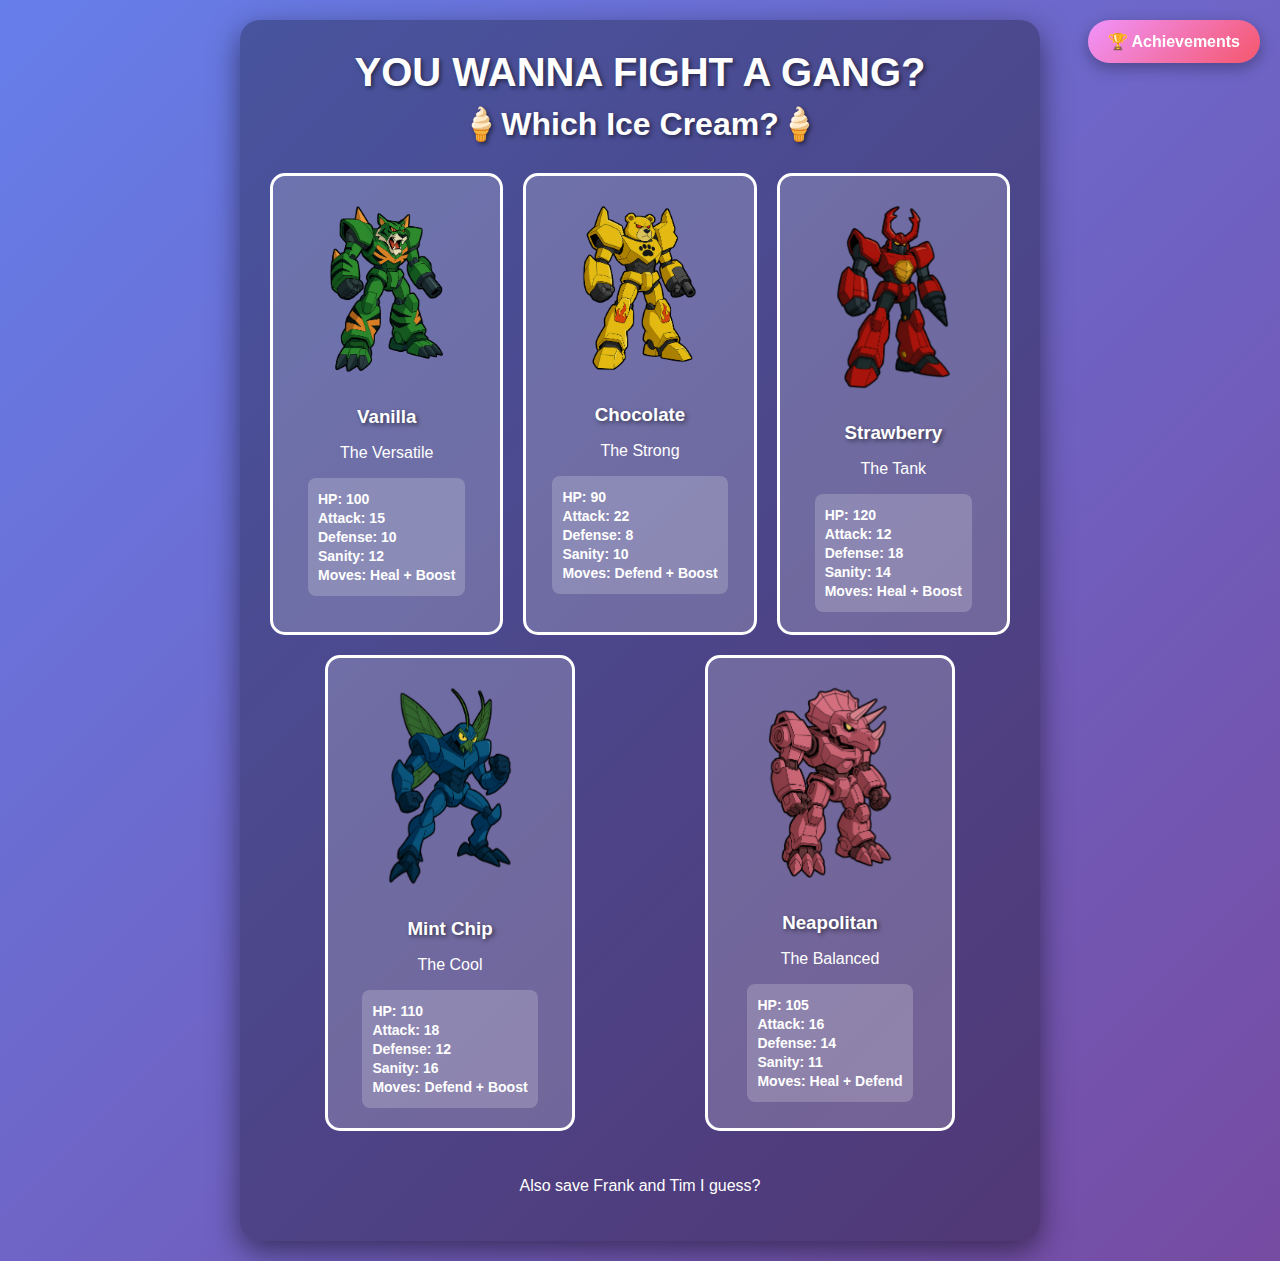
<file: icf-rip/index.html>
<!DOCTYPE html>
<html lang="en">
  <head>
    <meta charset="UTF-8" />
    <meta name="viewport" content="width=device-width, initial-scale=1.0" />
    <title>Ice Cream Fighter</title>
    <link rel="stylesheet" href="styles.css" />
  </head>
  <body>
    <!-- Achievement Toggle Button -->
    <button class="achievement-toggle" onclick="toggleAchievements()">
      🏆 Achievements
    </button>

    <!-- Achievement Drawer -->
    <div class="achievement-drawer" id="achievement-drawer">
      <div class="achievement-header">
        <div class="achievement-title">🏆 Achievements</div>
        <button class="achievement-close" onclick="toggleAchievements()">
          Close
        </button>
      </div>
      <div class="achievement-grid" id="achievement-grid">
        <!-- Achievements will be dynamically populated -->
      </div>
    </div>

    <div class="game-container">
      <!-- Fighter Selection Screen -->
      <div class="screen" id="fighter-select-screen">
        <h1>YOU WANNA FIGHT A GANG?</h1>
        <h2>🍦Which Ice Cream?🍦</h2>
        <div class="fighter-select">
          <div class="fighter-option" data-fighter="vanilla">
            <div class="fighter-sprite">
              <img
                src="images/vanilla_fighter.png"
                alt="Vanilla Fighter"
                class="fighter-image"
              />
            </div>
            <h3>Vanilla</h3>
            <p>The Versatile</p>
            <div class="fighter-stats">
              <div class="stat-row">HP: 100</div>
              <div class="stat-row">Attack: 15</div>
              <div class="stat-row">Defense: 10</div>
              <div class="stat-row">Sanity: 12</div>
              <div class="stat-row">Moves: Heal + Boost</div>
            </div>
          </div>
          <div class="fighter-option" data-fighter="chocolate">
            <div class="fighter-sprite">
              <img
                src="images/chocolate_fighter.png"
                alt="Chocolate Fighter"
                class="fighter-image"
              />
            </div>
            <h3>Chocolate</h3>
            <p>The Strong</p>
            <div class="fighter-stats">
              <div class="stat-row">HP: 90</div>
              <div class="stat-row">Attack: 22</div>
              <div class="stat-row">Defense: 8</div>
              <div class="stat-row">Sanity: 10</div>
              <div class="stat-row">Moves: Defend + Boost</div>
            </div>
          </div>
          <div class="fighter-option" data-fighter="strawberry">
            <div class="fighter-sprite">
              <img
                src="images/strawberry_fighter.png"
                alt="Strawberry Fighter"
                class="fighter-image"
              />
            </div>
            <h3>Strawberry</h3>
            <p>The Tank</p>
            <div class="fighter-stats">
              <div class="stat-row">HP: 120</div>
              <div class="stat-row">Attack: 12</div>
              <div class="stat-row">Defense: 18</div>
              <div class="stat-row">Sanity: 14</div>
              <div class="stat-row">Moves: Heal + Boost</div>
            </div>
          </div>
          <div class="fighter-option" data-fighter="mint">
            <div class="fighter-sprite">
              <img
                src="images/mint_fighter.png"
                alt="Mint Fighter"
                class="fighter-image"
              />
            </div>
            <h3>Mint Chip</h3>
            <p>The Cool</p>
            <div class="fighter-stats">
              <div class="stat-row">HP: 110</div>
              <div class="stat-row">Attack: 18</div>
              <div class="stat-row">Defense: 12</div>
              <div class="stat-row">Sanity: 16</div>
              <div class="stat-row">Moves: Defend + Boost</div>
            </div>
          </div>
          <div class="fighter-option" data-fighter="neapolitan">
            <div class="fighter-sprite">
              <img
                src="images/neapolitan_fighter.png"
                alt="Neapolitan Fighter"
                class="fighter-image"
              />
            </div>
            <h3>Neapolitan</h3>
            <p>The Balanced</p>
            <div class="fighter-stats">
              <div class="stat-row">HP: 105</div>
              <div class="stat-row">Attack: 16</div>
              <div class="stat-row">Defense: 14</div>
              <div class="stat-row">Sanity: 11</div>
              <div class="stat-row">Moves: Heal + Defend</div>
            </div>
          </div>
        </div>
        <div class="fighter-select">
          <p>Also save Frank and Tim I guess?</p>
        </div>
      </div>

      <!-- NEW: Level Selection Screen -->
      <div class="screen" id="level-select-screen">
        <h1>🏔️ SELECT YOUR CHALLENGE 🏔️</h1>
        <h2>Choose a level to begin your ice cream fighting journey!</h2>

        <div class="level-grid" id="level-grid">
          <!-- Level options will be dynamically populated -->
        </div>

        <div class="level-selection-footer">
          <button
            class="continue-btn"
            id="back-to-fighters"
            style="display: none"
          >
            ← Back to Fighter Selection
          </button>
          <p class="level-hint">
            Each level has different available fighters and difficulty!
          </p>
        </div>
      </div>

      <!-- Battle Screen -->
      <div class="screen" id="battle-screen">
        <div class="battle-background"></div>
        <h2>Battle <span id="battle-number">1</span> of 5</h2>
        <div class="battle-arena">
          <div class="fighter-card">
            <h3 id="player-name">Your Fighter</h3>
            <div class="fighter-sprite" id="player-sprite">
              <img
                src="images/vanilla_fighter.png"
                alt="Player Fighter"
                class="fighter-image"
                id="player-image"
              />
            </div>
            <div class="stats">
              <div>
                HP: <span id="player-hp">100</span>/<span id="player-max-hp"
                  >100</span
                >
              </div>
              <div class="stat-bar">
                <div class="stat-fill hp-fill" id="player-hp-bar"></div>
              </div>
              <div>
                Sanity: <span id="player-sanity">10</span>/<span
                  id="player-max-sanity"
                  >10</span
                >
              </div>
              <div class="stat-bar">
                <div class="stat-fill sanity-fill" id="player-sanity-bar"></div>
              </div>
            </div>
          </div>

          <div class="fighter-card">
            <h3 id="enemy-name">Enemy</h3>
            <div class="fighter-sprite" id="enemy-sprite">
              <img
                src="images/enemy_1.png"
                alt="Enemy Fighter"
                class="fighter-image enemy-image"
                id="enemy-image"
              />
            </div>
            <div class="stats">
              <div>
                HP: <span id="enemy-hp">100</span>/<span id="enemy-max-hp"
                  >100</span
                >
              </div>
              <div class="stat-bar">
                <div class="stat-fill hp-fill" id="enemy-hp-bar"></div>
              </div>
              <div>
                Sanity: <span id="enemy-sanity">10</span>/<span
                  id="enemy-max-sanity"
                  >10</span
                >
              </div>
              <div class="stat-bar">
                <div class="stat-fill sanity-fill" id="enemy-sanity-bar"></div>
              </div>
            </div>
          </div>
        </div>

        <div class="move-buttons" id="move-buttons">
          <button class="move-btn" data-move="light" id="btn-light">
            <img
              src="images/attack_light_icon.png"
              alt="Light Attack"
              class="move-icon"
            />
            <div class="attack-text">
              <span class="move-name" id="light-move-name">Scoop Slam</span>
              <div class="move-cost" id="light-damage-display">
                Cost: 2 | DMG: 15
              </div>
            </div>
            <div class="move-tooltip" id="tooltip-light"></div>
          </button>
          <button class="move-btn" data-move="heavy" id="btn-heavy">
            <img
              src="images/attack_heavy_icon.png"
              alt="Heavy Attack"
              class="move-icon"
            />
            <div class="attack-text">
              <span class="move-name" id="heavy-move-name">Sprinkle Blast</span>
              <div class="move-cost" id="heavy-damage-display">
                Cost: 5 | DMG: 35
              </div>
            </div>
            <div class="move-tooltip" id="tooltip-heavy"></div>
          </button>
          <!-- Defend Button - will be hidden for fighters without defend -->
          <button
            class="move-btn"
            data-move="defend"
            id="btn-defend"
            style="display: none"
          >
            <img src="images/defend_icon.png" alt="Defend" class="move-icon" />
            <div class="attack-text">
              <span class="move-name" id="defend-move-name">Ice Shield</span>
              <div class="move-cost">Cost: 1 | Block damage</div>
            </div>
            <div class="move-tooltip" id="tooltip-defend"></div>
          </button>
          <!-- Heal Button - will be shown for fighters with heal -->
          <button
            class="move-btn"
            data-move="heal"
            id="btn-heal"
            style="display: none"
          >
            <img src="images/heal_icon.png" alt="Heal" class="move-icon" />
            <div class="attack-text">
              <span class="move-name" id="heal-move-name">Heal</span>
              <div class="move-cost">Cost: 3 | Restore 30% HP</div>
            </div>
            <div class="move-tooltip" id="tooltip-heal"></div>
          </button>
          <button class="move-btn" data-move="boost" id="btn-boost">
            <img src="images/boost_icon.png" alt="Boost" class="move-icon" />
            <div class="attack-text">
              <span class="move-name" id="boost-move-name">Sugar Rush</span>
              <div class="move-cost">Cost: 3 | +100% damage</div>
            </div>
            <div class="move-tooltip" id="tooltip-boost"></div>
          </button>
        </div>

        <div
          class="battle-log"
          id="battle-log"
          role="log"
          aria-live="polite"
        ></div>
      </div>

      <!-- Training Screen -->
      <div class="screen" id="training-screen">
        <h2>Training Time!</h2>
        <p id="training-instructions">
          Click the floating bubbles for points! Different sizes = different
          points! Don't click the background!
        </p>

        <!-- Player Stats Display -->
        <div
          class="player-stats-display"
          id="player-stats-display"
          style="display: none"
        >
          <h3>Your Fighter Stats</h3>
          <div class="stats-grid">
            <div class="stat-item">
              <div class="stat-label">HP</div>
              <div class="stat-value">
                <span id="training-current-hp">100</span>/<span
                  id="training-max-hp"
                  >100</span
                >
              </div>
            </div>
            <div class="stat-item">
              <div class="stat-label">Attack</div>
              <div class="stat-value" id="training-attack">15</div>
            </div>
            <div class="stat-item">
              <div class="stat-label">Defense</div>
              <div class="stat-value" id="training-defense">10</div>
            </div>
            <div class="stat-item">
              <div class="stat-label">Sanity</div>
              <div class="stat-value">
                <span id="training-current-sanity">12</span>/<span
                  id="training-max-sanity"
                  >12</span
                >
              </div>
            </div>
          </div>
        </div>

        <!-- Training Game Elements - Hidden by default -->
        <div class="training-combo" id="training-combo">
          Combo: <span id="combo-counter">0</span>x
        </div>
        <div class="training-score-time" id="training-score-time">
          Score: <span id="training-score">0</span> | Time:
          <span id="training-timer">20</span>s
        </div>

        <div
          class="training-target"
          id="training-target"
          role="button"
          tabindex="0"
        ></div>

        <div id="training-choices">
          <h3>Choose your training reward:</h3>
          <p>Your score: <span id="final-score">0</span> points</p>
          <div id="training-btns">
            <button class="move-btn" data-training="attack">
              <img
                src="images/upgrade_attack.png"
                alt="Attack Upgrade"
                class="upgrade-icon"
              />
              <div class="btn-text">+5 Attack Power</div>
            </button>
            <button class="move-btn" data-training="defense">
              <img
                src="images/upgrade_defense.png"
                alt="Defense Upgrade"
                class="upgrade-icon"
              />
              <div class="btn-text">+5 Defense Power</div>
            </button>
            <button class="move-btn" data-training="sanity">
              <img
                src="images/upgrade_sanity.png"
                alt="Sanity Upgrade"
                class="upgrade-icon"
              />
              <div class="btn-text">+2 Max Sanity</div>
            </button>
            <button class="move-btn" id="bonus-reward" data-training="health">
              <img
                src="images/upgrade_health.png"
                alt="Health Upgrade"
                class="upgrade-icon"
              />
              <div class="btn-text">+25 Max HP (Score 200+)</div>
            </button>
          </div>
        </div>

        <div class="slot-machine-container">
          <div class="slot-machine" id="slot-machine">
            <h3>🎰 Risky Slots 🎰</h3>
            <p>
              Risk points for rewards! (Cost:
              <span id="slot-cost">1</span> Points)
            </p>
            <div class="slot-reels">
              <div class="slot-reel" id="reel1">
                <img
                  src="images/slot_vanilla.png"
                  alt="Vanilla"
                  class="slot-symbol"
                />
              </div>
              <div class="slot-reel" id="reel2">
                <img
                  src="images/slot_vanilla.png"
                  alt="Vanilla"
                  class="slot-symbol"
                />
              </div>
              <div class="slot-reel" id="reel3">
                <img
                  src="images/slot_vanilla.png"
                  alt="Vanilla"
                  class="slot-symbol"
                />
              </div>
            </div>
            <!-- Slot Win/Lose Message will be inserted here dynamically -->
            <button class="move-btn" id="spin-btn">
              <img
                src="images/slot_spin_icon.png"
                alt="Spin"
                class="move-icon"
              />
              <div class="slot-btn-text">
                <span id="spin-cost">1</span> Points
              </div>
              <img
                src="images/slot_spin_icon.png"
                alt="Spin"
                class="move-icon"
              />
            </button>
            <div id="slot-result" role="status" aria-live="polite"></div>
            <p class="slot-warning">Cost increases by 15 points each spin!</p>
            <p class="slot-note">
              <strong>Need 3 matching symbols to win!</strong>
            </p>
          </div>

          <div class="slot-paytable" id="slot-paytable">
            <h4>🏆 Paytable</h4>
            <p class="paytable-note">3 matching symbols required:</p>
            <div class="paytable-grid">
              <div class="paytable-row">
                <div class="paytable-symbols">
                  <img
                    src="images/slot_vanilla.png"
                    alt="Vanilla"
                    class="paytable-symbol"
                  />
                  <img
                    src="images/slot_vanilla.png"
                    alt="Vanilla"
                    class="paytable-symbol"
                  />
                  <img
                    src="images/slot_vanilla.png"
                    alt="Vanilla"
                    class="paytable-symbol"
                  />
                </div>
                <span class="reward">+3 Attack</span>
              </div>
              <div class="paytable-row">
                <div class="paytable-symbols">
                  <img
                    src="images/slot_chocolate.png"
                    alt="Chocolate"
                    class="paytable-symbol"
                  />
                  <img
                    src="images/slot_chocolate.png"
                    alt="Chocolate"
                    class="paytable-symbol"
                  />
                  <img
                    src="images/slot_chocolate.png"
                    alt="Chocolate"
                    class="paytable-symbol"
                  />
                </div>
                <span class="reward">+3 Defense</span>
              </div>
              <div class="paytable-row">
                <div class="paytable-symbols">
                  <img
                    src="images/slot_strawberry.png"
                    alt="Strawberry"
                    class="paytable-symbol"
                  />
                  <img
                    src="images/slot_strawberry.png"
                    alt="Strawberry"
                    class="paytable-symbol"
                  />
                  <img
                    src="images/slot_strawberry.png"
                    alt="Strawberry"
                    class="paytable-symbol"
                  />
                </div>
                <span class="reward">+25 HP</span>
              </div>
              <div class="paytable-row">
                <div class="paytable-symbols">
                  <img
                    src="images/slot_soft.png"
                    alt="Soft Serve"
                    class="paytable-symbol"
                  />
                  <img
                    src="images/slot_soft.png"
                    alt="Soft Serve"
                    class="paytable-symbol"
                  />
                  <img
                    src="images/slot_soft.png"
                    alt="Soft Serve"
                    class="paytable-symbol"
                  />
                </div>
                <span class="reward">+3 Max Sanity</span>
              </div>
              <div class="paytable-row">
                <div class="paytable-symbols">
                  <img
                    src="images/slot_ice.png"
                    alt="Ice"
                    class="paytable-symbol"
                  />
                  <img
                    src="images/slot_ice.png"
                    alt="Ice"
                    class="paytable-symbol"
                  />
                  <img
                    src="images/slot_ice.png"
                    alt="Ice"
                    class="paytable-symbol"
                  />
                </div>
                <span class="reward">+2 All Stats & +20 HP</span>
              </div>
              <div class="paytable-row jackpot">
                <div class="paytable-symbols">
                  <img
                    src="images/slot_coin.png"
                    alt="Coin"
                    class="paytable-symbol"
                  />
                  <img
                    src="images/slot_coin.png"
                    alt="Coin"
                    class="paytable-symbol"
                  />
                  <img
                    src="images/slot_coin.png"
                    alt="Coin"
                    class="paytable-symbol"
                  />
                </div>
                <span class="reward">+50 Training Points</span>
              </div>
            </div>
          </div>
        </div>

        <button class="continue-btn" id="continue-training">
          Continue to Next Battle
        </button>
      </div>

      <!-- Talk-Down Screen -->
      <div class="screen" id="talkdown-screen">
        <h2>🌀 Sanity Crisis! 🌀</h2>
        <div class="malfunction-visual">
          <img
            src="images/malfunction_effect.png"
            alt="Malfunction Effect"
            class="malfunction-image"
          />
        </div>
        <p class="malfunction-text" id="malfunction-text">
          Your fighter is having a meltdown!
        </p>
        <p>Choose the right words to calm them down:</p>
        <div class="dialogue-options" id="dialogue-options"></div>
      </div>

      <!-- Game Over Screen -->
      <div class="screen" id="game-over-screen">
        <img src="images/game_over.png" alt="Game Over" class="screen-image" />
        <p class="final-score">
          You reached Battle <span id="final-battle">1</span> of 5
        </p>
        <p id="game-over-reason"></p>
        <button class="continue-btn" id="restart-game">Try Again</button>
      </div>

      <!-- Victory Screen -->
      <div class="screen" id="victory-screen">
        <img src="images/victory.png" alt="Victory" class="screen-image" />
        <h1>🎉 Victory! 🎉</h1>
        <p class="final-score">You conquered all 5 battles!</p>
        <p>Your ice cream fighter is the ultimate champion!</p>
        <button class="continue-btn" id="play-again">Play Again</button>
      </div>
    </div>

    <!-- Talk Dialog Modal -->
    <div
      class="dialogue-screen"
      id="talk-dialog"
      role="dialog"
      aria-modal="true"
      aria-labelledby="talk-dialog-title"
    >
      <h3 id="talk-dialog-title">Your Fighter Says:</h3>
      <div class="fighter-dialogue-portrait">
        <img
          src="images/vanilla_fighter.png"
          alt="Fighter Portrait"
          class="dialogue-portrait"
          id="dialogue-portrait"
        />
      </div>
      <p id="fighter-statement" role="status"></p>
      <div class="dialogue-options" id="talk-options"></div>
    </div>

    <script src="config.js"></script>
    <script src="level-selection.js"></script>
    <script src="fighter-selection.js"></script>
    <script src="combat.js"></script>
    <script src="training.js"></script>
    <script src="victory-screen.js"></script>
    <script src="game-over-screen.js"></script>
    <script src="app.js"></script>
  </body>
</html>
</file>
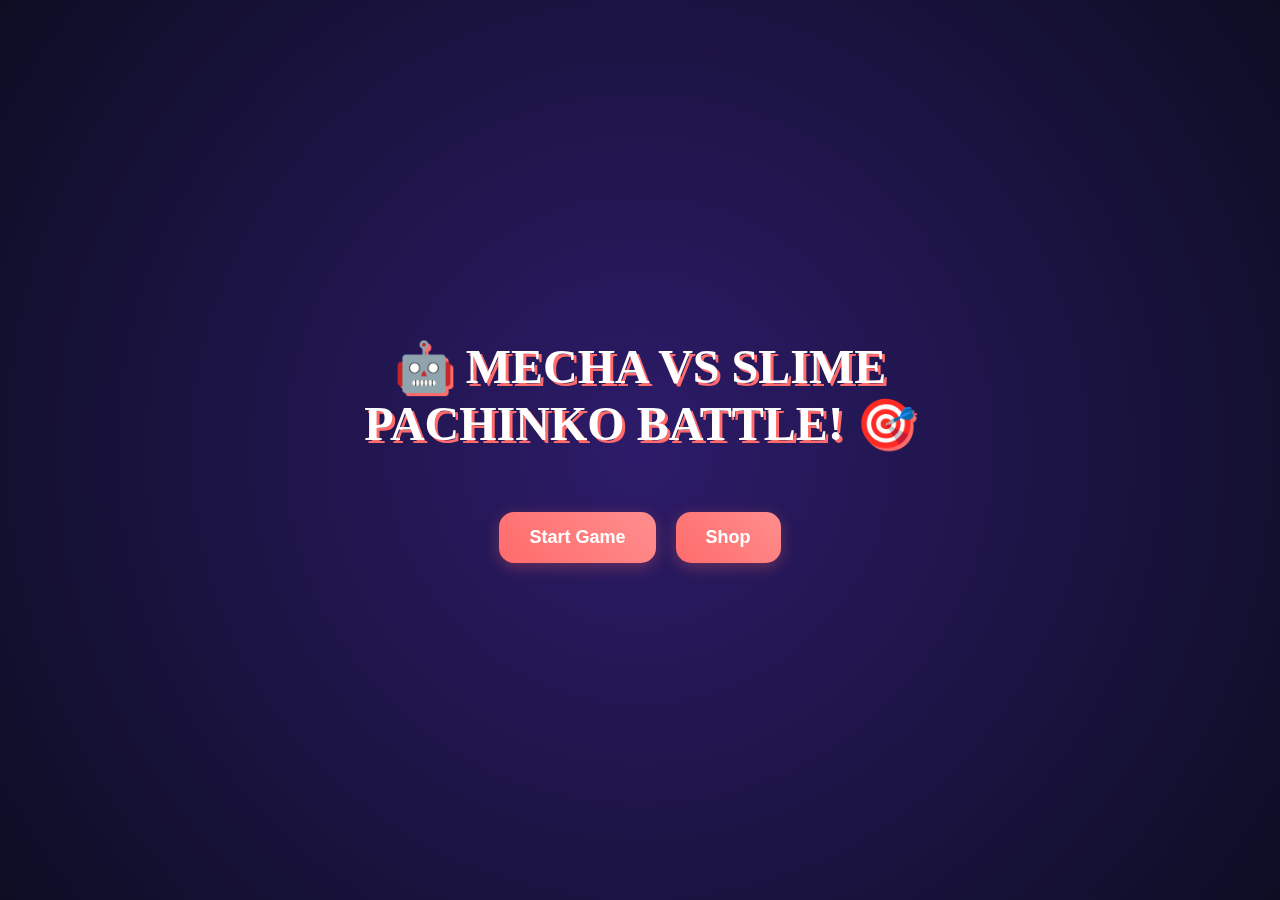
<file: newtake/index.html>
<!DOCTYPE html>
<html lang="en">
  <head>
    <meta charset="UTF-8" />
    <meta name="viewport" content="width=device-width, initial-scale=1.0" />
    <title>Mecha vs. Slime Pachinko Battle</title>
    <link rel="stylesheet" href="styles.css" />
  </head>
  <body>
    <!-- Menu Screen -->
    <div class="screen active" id="menu-screen">
      <h1>🤖 MECHA VS SLIME<br />PACHINKO BATTLE! 🎯</h1>
      <div class="nav-buttons">
        <button data-action="show-level-select">Start Game</button>
        <button data-action="show-shop">Shop</button>
      </div>
    </div>

    <!-- Level Select Screen -->
    <div class="screen" id="level-select-screen">
      <h1>Choose Your Battle!</h1>
      <div class="level-grid" id="level-grid">
        <!-- Levels will be populated by JavaScript -->
      </div>
      <div class="nav-buttons">
        <button data-action="show-menu">Back to Menu</button>
      </div>
    </div>

    <!-- Game Screen -->
    <div class="screen" id="game-screen">
      <div id="game-ui">
        <div id="currency-display">
          💰 Coins: <span id="currency-count">5</span>
        </div>
        <div id="level-info">
          <span id="current-level">Level 1</span> -
          <span id="current-wave">Wave 1</span>
        </div>
        <div class="nav-buttons">
          <button data-action="show-level-select">Exit Battle</button>
        </div>
      </div>

      <div id="game-area">
        <!-- Pachinko Board -->
        <div id="pachinko-board">
          <div class="attack-containers" id="attack-containers">
            <!-- Attack containers will be populated by JavaScript -->
          </div>
          <!-- Pegs will be populated by JavaScript -->
        </div>

        <!-- Battle Area -->
        <div id="battle-area">
          <div class="mecha" id="mecha">🐅</div>
          <div class="slime" id="slime">
            <div class="health-bar">
              <div class="health-fill" id="slime-health"></div>
            </div>
            🟢
          </div>
        </div>
      </div>
    </div>

    <!-- Shop Screen -->
    <div class="screen" id="shop-screen">
      <h1>Cosmetic Shop</h1>
      <div id="currency-display-shop">
        💰 Coins: <span id="currency-count-shop">5</span>
      </div>
      <div class="cosmetic-grid" id="cosmetic-grid">
        <!-- Cosmetics will be populated by JavaScript -->
      </div>
      <div class="nav-buttons">
        <button data-action="show-menu">Back to Menu</button>
      </div>
    </div>

    <!-- Load JavaScript files in dependency order -->
    <script src="config.js"></script>
    <script src="level-select.js"></script>
    <script src="peg-game.js"></script>
    <script src="mecha-battle.js"></script>
    <script src="app.js"></script>
  </body>
</html>
</file>
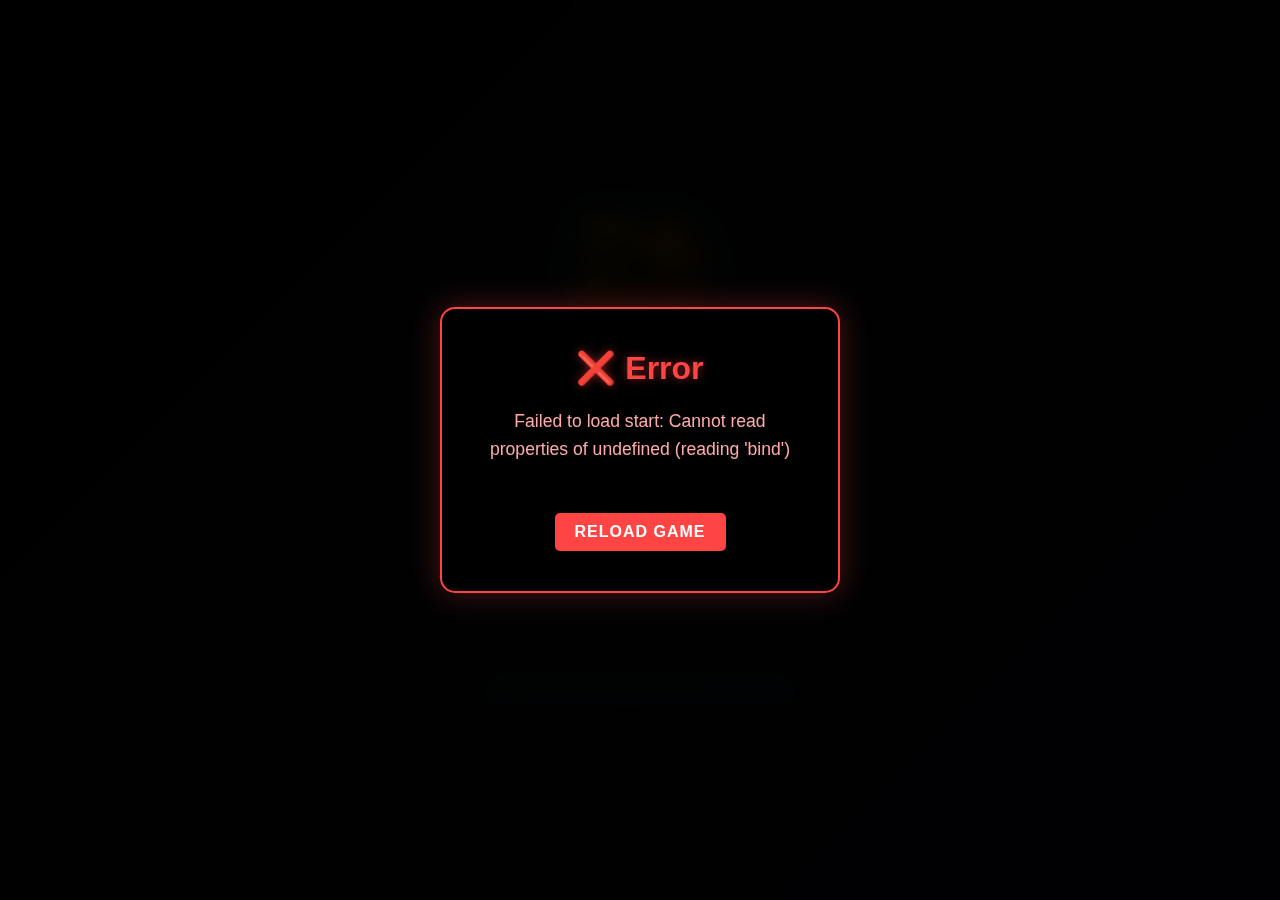
<file: take3/index.html>
<!DOCTYPE html>
<html lang="en">
  <head>
    <meta charset="UTF-8" />
    <meta name="viewport" content="width=device-width, initial-scale=1.0" />
    <title>Mecha X Monster</title>
    <meta
      name="description"
      content="An exciting space mining and defense game"
    />
    <meta name="author" content="Mecha X Monster Team" />

    <!-- Favicon -->
    <link rel="icon" type="image/png" href="images/favicon.png" />

    <!-- Preload critical images -->
    <link rel="preload" href="images/logo.png" as="image" />
    <link rel="preload" href="images/map-background.png" as="image" />
    <link rel="preload" href="images/slime-orange-1.png" as="image" />
    <link rel="preload" href="images/slime-teal-1.png" as="image" />
    <link rel="preload" href="images/slime-blue-1.png" as="image" />
    <link rel="preload" href="images/slime-yellow-1.png" as="image" />
    <link rel="preload" href="images/slime-alien-1.png" as="image" />

    <!-- CSS Files in order of importance -->
    <link rel="stylesheet" href="styles.css" />
    <link rel="stylesheet" href="startscreen.css" />
    <link rel="stylesheet" href="slimedefense.css" />

    <style>
      /* Critical CSS for initial load */
      * {
        margin: 0;
        padding: 0;
        box-sizing: border-box;
      }

      body {
        font-family: "Arial", sans-serif;
        background: linear-gradient(
          135deg,
          #0a0a1a 0%,
          #1a1a2e 50%,
          #16213e 100%
        );
        min-height: 100vh;
        color: white;
        overflow: hidden;
      }

      /* Game Container */
      #game-container {
        width: 100vw;
        height: 100vh;
        position: relative;
        overflow: hidden;
      }

      /* Loading Screen */
      .loading-screen {
        position: fixed;
        top: 0;
        left: 0;
        width: 100%;
        height: 100%;
        background: linear-gradient(
          135deg,
          #0a0a1a 0%,
          #1a1a2e 50%,
          #16213e 100%
        );
        display: flex;
        justify-content: center;
        align-items: center;
        z-index: 9999;
        transition: opacity 0.5s ease-out;
      }

      .loading-screen.hidden {
        opacity: 0;
        pointer-events: none;
      }

      .loading-content {
        text-align: center;
        animation: pulse 2s infinite;
      }

      .loading-logo {
        width: 150px;
        height: 150px;
        margin: 0 auto 30px;
        background: url("images/logo.png") center/contain no-repeat;
        filter: drop-shadow(0 0 20px rgba(0, 255, 136, 0.5));
      }

      .loading-title {
        font-size: 3rem;
        font-weight: bold;
        color: #00ff88;
        margin-bottom: 20px;
        text-shadow: 0 0 20px rgba(0, 255, 136, 0.5);
        letter-spacing: 2px;
      }

      .loading-subtitle {
        font-size: 1.2rem;
        color: #aaa;
        margin-bottom: 40px;
        font-weight: normal;
      }

      .loading-spinner {
        width: 60px;
        height: 60px;
        border: 4px solid rgba(0, 255, 136, 0.2);
        border-top: 4px solid #00ff88;
        border-radius: 50%;
        animation: spin 1s linear infinite;
        margin: 0 auto 20px;
      }

      .loading-text {
        font-size: 1rem;
        color: #00ff88;
        font-weight: bold;
        text-transform: uppercase;
        letter-spacing: 1px;
      }

      .loading-progress {
        width: 300px;
        height: 4px;
        background: rgba(255, 255, 255, 0.1);
        border-radius: 2px;
        margin: 20px auto;
        overflow: hidden;
      }

      .loading-progress-fill {
        height: 100%;
        background: linear-gradient(90deg, #00ff88, #00cc66);
        border-radius: 2px;
        width: 0%;
        transition: width 0.3s ease;
      }

      /* Error Screen */
      .error-screen {
        position: fixed;
        top: 0;
        left: 0;
        width: 100%;
        height: 100%;
        background: rgba(0, 0, 0, 0.95);
        display: flex;
        justify-content: center;
        align-items: center;
        z-index: 10000;
        backdrop-filter: blur(10px);
      }

      .error-content {
        background: rgba(0, 0, 0, 0.95);
        padding: 40px;
        border-radius: 15px;
        border: 2px solid #ff4444;
        text-align: center;
        max-width: 500px;
        color: white;
        box-shadow: 0 0 30px rgba(255, 68, 68, 0.3);
      }

      .error-content h2 {
        color: #ff4444;
        font-size: 2rem;
        margin-bottom: 20px;
        text-shadow: 0 0 10px rgba(255, 68, 68, 0.5);
      }

      .error-content p {
        font-size: 1.1rem;
        line-height: 1.6;
        margin-bottom: 30px;
        color: #ffaaaa;
      }

      .error-button {
        padding: 15px 30px;
        background: linear-gradient(135deg, #ff4444, #dd2222);
        color: white;
        border: none;
        border-radius: 8px;
        font-weight: bold;
        cursor: pointer;
        transition: all 0.3s ease;
        font-size: 1rem;
        text-transform: uppercase;
        letter-spacing: 1px;
      }

      .error-button:hover {
        transform: translateY(-2px);
        box-shadow: 0 6px 20px rgba(255, 68, 68, 0.4);
      }

      /* Animations */
      @keyframes spin {
        0% {
          transform: rotate(0deg);
        }
        100% {
          transform: rotate(360deg);
        }
      }

      @keyframes pulse {
        0%,
        100% {
          transform: scale(1);
          opacity: 1;
        }
        50% {
          transform: scale(1.05);
          opacity: 0.8;
        }
      }

      @keyframes fadeIn {
        from {
          opacity: 0;
          transform: translateY(20px);
        }
        to {
          opacity: 1;
          transform: translateY(0);
        }
      }

      /* No-JS fallback */
      .no-js {
        display: none;
      }

      .no-js .no-js-message {
        display: block;
        position: fixed;
        top: 50%;
        left: 50%;
        transform: translate(-50%, -50%);
        text-align: center;
        background: rgba(0, 0, 0, 0.9);
        padding: 40px;
        border-radius: 15px;
        border: 2px solid #ff4444;
        color: white;
        max-width: 400px;
      }

      /* Responsive Design */
      @media (max-width: 768px) {
        .loading-title {
          font-size: 2rem;
        }

        .loading-subtitle {
          font-size: 1rem;
        }

        .loading-logo {
          width: 100px;
          height: 100px;
        }

        .loading-progress {
          width: 250px;
        }
      }

      @media (max-width: 480px) {
        .loading-title {
          font-size: 1.5rem;
        }

        .loading-content {
          padding: 20px;
        }

        .error-content {
          padding: 30px 20px;
          margin: 20px;
        }

        .error-content h2 {
          font-size: 1.5rem;
        }
      }

      /* Accessibility */
      @media (prefers-reduced-motion: reduce) {
        * {
          animation-duration: 0.01ms !important;
          animation-iteration-count: 1 !important;
          transition-duration: 0.01ms !important;
        }
      }

      /* High contrast mode */
      @media (prefers-contrast: high) {
        .loading-screen {
          background: #000;
        }

        .loading-title {
          color: #fff;
        }

        .loading-subtitle {
          color: #ccc;
        }
      }
    </style>
  </head>
  <body>
    <!-- No JavaScript fallback -->
    <noscript>
      <div class="no-js">
        <div class="no-js-message">
          <h2>JavaScript Required</h2>
          <p>
            This game requires JavaScript to run. Please enable JavaScript in
            your browser settings and reload the page.
          </p>
        </div>
      </div>
    </noscript>

    <!-- Loading Screen -->
    <div class="loading-screen" id="loading-screen">
      <div class="loading-content">
        <div class="loading-logo"></div>
        <h1 class="loading-title">MECHA X MONSTER</h1>
        <p class="loading-subtitle">Space Mining & Defense</p>
        <div class="loading-spinner"></div>
        <div class="loading-text">Loading...</div>
        <div class="loading-progress">
          <div class="loading-progress-fill" id="loading-progress"></div>
        </div>
      </div>
    </div>

    <!-- Main Game Container -->
    <div id="game-container">
      <!-- Game screens will be loaded here -->
    </div>

    <!-- Load Core Scripts First -->
    <script src="config.js"></script>
    <script src="screen.js"></script>

    <!-- Load Screen Scripts -->
    <script src="startscreen.js"></script>
    <script src="slimedefensescreen.js"></script>

    <!-- Load Main App Controller -->
    <script src="app.js"></script>

    <script>
      // Enhanced loading system
      class GameLoader {
        constructor() {
          this.loadedScripts = 0;
          this.totalScripts = 0;
          this.startTime = Date.now();
          this.minLoadTime = 2000; // Minimum 2 seconds for branding
          this.maxLoadTime = 10000; // Maximum 10 seconds timeout
          this.progressBar = document.getElementById("loading-progress");
          this.loadingScreen = document.getElementById("loading-screen");
          this.errors = [];
        }

        updateProgress(percentage) {
          if (this.progressBar) {
            this.progressBar.style.width = percentage + "%";
          }
        }

        updateLoadingText(text) {
          const loadingText = document.querySelector(".loading-text");
          if (loadingText) {
            loadingText.textContent = text;
          }
        }

        checkRequirements() {
          const required = [
            "GAME_CONFIG",
            "Screen",
            "StartScreen",
            "SlimeDefenseScreen",
          ];
          const missing = [];

          required.forEach((req) => {
            if (typeof window[req] === "undefined") {
              missing.push(req);
            }
          });

          if (missing.length > 0) {
            throw new Error(
              `Missing required components: ${missing.join(", ")}`
            );
          }
        }

        async waitForMinimumTime() {
          const elapsed = Date.now() - this.startTime;
          const remaining = this.minLoadTime - elapsed;

          if (remaining > 0) {
            await new Promise((resolve) => setTimeout(resolve, remaining));
          }
        }

        hideLoadingScreen() {
          if (this.loadingScreen) {
            this.loadingScreen.classList.add("hidden");
            setTimeout(() => {
              this.loadingScreen.remove();
            }, 500);
          }
        }

        showError(message) {
          console.error("🚨 Loading Error:", message);

          const errorScreen = document.createElement("div");
          errorScreen.className = "error-screen";
          errorScreen.innerHTML = `
            <div class="error-content">
              <h2>❌ Loading Failed</h2>
              <p>${message}</p>
              <p style="font-size: 0.9rem; color: #999; margin-top: 15px;">
                Please check your internet connection and try again.
              </p>
              <button class="error-button" onclick="location.reload()">
                Reload Game
              </button>
            </div>
          `;

          document.body.appendChild(errorScreen);
          this.hideLoadingScreen();
        }

        async load() {
          try {
            console.log("🎮 Starting game load sequence...");

            // Step 1: Check basic requirements
            this.updateLoadingText("Checking requirements...");
            this.updateProgress(10);

            // Wait for DOM to be fully ready
            if (document.readyState !== "complete") {
              await new Promise((resolve) => {
                if (document.readyState === "complete") {
                  resolve();
                } else {
                  window.addEventListener("load", resolve);
                }
              });
            }

            // Step 2: Verify core scripts loaded
            this.updateLoadingText("Loading core systems...");
            this.updateProgress(30);

            await new Promise((resolve) => setTimeout(resolve, 500));

            // Step 3: Check required components
            this.updateLoadingText("Verifying components...");
            this.updateProgress(50);

            this.checkRequirements();

            // Step 4: Initialize app
            this.updateLoadingText("Initializing game...");
            this.updateProgress(70);

            // Wait for app to be ready
            let attempts = 0;
            const maxAttempts = 50;

            while (!window.app && attempts < maxAttempts) {
              await new Promise((resolve) => setTimeout(resolve, 100));
              attempts++;
            }

            if (!window.app) {
              throw new Error("App failed to initialize");
            }

            // Step 5: Final checks
            this.updateLoadingText("Final preparations...");
            this.updateProgress(90);

            // Wait for app to be fully initialized
            let appReady = false;
            attempts = 0;

            while (!appReady && attempts < maxAttempts) {
              if (window.app.isInitialized) {
                appReady = true;
              } else {
                await new Promise((resolve) => setTimeout(resolve, 100));
                attempts++;
              }
            }

            if (!appReady) {
              throw new Error("App initialization timeout");
            }

            // Step 6: Complete
            this.updateLoadingText("Ready to play!");
            this.updateProgress(100);

            // Wait for minimum branding time
            await this.waitForMinimumTime();

            // Hide loading screen
            this.hideLoadingScreen();

            console.log("✅ Game loaded successfully!");
          } catch (error) {
            console.error("❌ Game loading failed:", error);
            this.showError(error.message || "An unexpected error occurred");
          }
        }
      }

      // Start loading when DOM is ready
      if (document.readyState === "loading") {
        document.addEventListener("DOMContentLoaded", () => {
          const loader = new GameLoader();
          loader.load();
        });
      } else {
        // DOM already ready
        const loader = new GameLoader();
        loader.load();
      }

      // Global error handling
      window.addEventListener("error", (event) => {
        console.error("🚨 Global Error:", event.error);

        // Show error if loading screen is still visible
        const loadingScreen = document.getElementById("loading-screen");
        if (loadingScreen && !loadingScreen.classList.contains("hidden")) {
          const loader = new GameLoader();
          loader.showError("A script error occurred during loading");
        }
      });

      // Unhandled promise rejections
      window.addEventListener("unhandledrejection", (event) => {
        console.error("🚨 Unhandled Promise Rejection:", event.reason);
        event.preventDefault();
      });
    </script>
  </body>
</html>
</file>
<file: icf-rip/styles.css>
/* CSS Custom Properties */
:root {
  --primary-gradient: linear-gradient(135deg, #667eea 0%, #764ba2 100%);
  --secondary-gradient: linear-gradient(135deg, #f093fb 0%, #f5576c 100%);
  --talk-gradient: linear-gradient(135deg, #48dbfb 0%, #0abde3 100%);
  --hp-gradient: linear-gradient(90deg, #ff6b6b, #ee5a24);
  --sanity-gradient: linear-gradient(90deg, #48dbfb, #0abde3);

  --background-overlay: rgba(0, 0, 0, 0.3);
  --card-background: rgba(255, 255, 255, 0.2);
  --card-background-hover: rgba(255, 255, 255, 0.3);

  --text-shadow: 2px 2px 4px rgba(0, 0, 0, 0.5);
  --box-shadow: 0 10px 30px rgba(0, 0, 0, 0.5);

  --border-radius: 15px;
  --border-radius-large: 20px;
  --border-radius-small: 10px;

  --transition-fast: 0.1s;
  --transition-normal: 0.3s;
  --transition-slow: 0.8s;

  --font-family: "Comic Sans MS", cursive, sans-serif;
  --font-size-small: 12px;
  --font-size-normal: 14px;
  --font-size-medium: 16px;
  --font-size-large: 18px;
  --font-size-xlarge: 24px;
}

/* Base Styles */
* {
  box-sizing: border-box;
}

body {
  font-family: var(--font-family);
  background: var(--primary-gradient);
  color: white;
  margin: 0;
  padding: 20px;
  min-height: 100vh;
  display: flex;
  justify-content: center;
  align-items: center;
}

/* Game Container */
.game-container {
  background: var(--background-overlay);
  border-radius: var(--border-radius-large);
  padding: 30px;
  max-width: 800px;
  width: 100%;
  box-shadow: var(--box-shadow);
  position: relative;
  min-height: 600px;
}

/* Screen Management */
.screen {
  display: none;
}

.screen.active {
  display: block;
}

/* Typography */
h1,
h2 {
  text-align: center;
  text-shadow: var(--text-shadow);
  margin: 0 0 20px 0;
}

h1 {
  font-size: 2.5em;
  margin-bottom: 10px;
}

h2 {
  font-size: 2em;
}

h3 {
  margin: 10px 0;
  text-shadow: var(--text-shadow);
}

/* Fighter Selection */
.fighter-select {
  display: flex;
  justify-content: space-around;
  gap: 20px;
  margin-top: 30px;
  flex-wrap: wrap;
}

.fighter-option {
  background: var(--card-background);
  border: 3px solid white;
  border-radius: var(--border-radius);
  padding: 20px;
  cursor: pointer;
  transition: all var(--transition-normal);
  text-align: center;
  flex: 1;
  min-width: 200px;
  max-width: 250px;
  justify-items: center;
}

.fighter-option:hover {
  transform: scale(1.05);
  background: var(--card-background-hover);
}

.fighter-option:focus {
  outline: 3px solid #48dbfb;
  outline-offset: 2px;
}

/* Fighter option disabled state for level selection */
.fighter-option.disabled {
  opacity: 0.5;
  filter: grayscale(100%);
  cursor: not-allowed;
}

.fighter-option.disabled:hover {
  transform: none;
  background: var(--card-background);
}

/* Level Selection Styles */
.level-grid {
  display: grid;
  grid-template-columns: repeat(auto-fit, minmax(300px, 1fr));
  gap: 20px;
  margin: 30px 0;
}

.level-option {
  background: var(--card-background);
  border: 3px solid white;
  border-radius: var(--border-radius);
  padding: 20px;
  cursor: pointer;
  transition: all var(--transition-normal);
  text-align: center;
  position: relative;
  min-height: 250px;
  display: flex;
  flex-direction: column;
  justify-content: space-between;
}

.level-option:hover {
  transform: scale(1.02);
  background: var(--card-background-hover);
  box-shadow: 0 8px 25px rgba(0, 0, 0, 0.4);
}

.level-option:focus {
  outline: 3px solid #48dbfb;
  outline-offset: 2px;
}

.level-header {
  display: flex;
  justify-content: space-between;
  align-items: center;
  margin-bottom: 15px;
}

.level-header h3 {
  margin: 0;
  font-size: 1.4em;
  color: #48dbfb;
}

.level-difficulty {
  padding: 4px 12px;
  border-radius: 12px;
  font-size: 12px;
  font-weight: bold;
  text-transform: uppercase;
}

.level-difficulty.easy {
  background: linear-gradient(135deg, #00b894, #00a085);
  color: white;
}

.level-difficulty.easy-medium {
  background: linear-gradient(135deg, #fdcb6e, #e17055);
  color: white;
}

.level-difficulty.medium {
  background: linear-gradient(135deg, #fd79a8, #e84393);
  color: white;
}

.level-difficulty.medium-hard {
  background: linear-gradient(135deg, #fd79a8, #a29bfe);
  color: white;
}

.level-difficulty.hard {
  background: linear-gradient(135deg, #e17055, #d63031);
  color: white;
}

.level-name {
  font-size: 1.2em;
  font-weight: bold;
  color: #f5576c;
  margin-bottom: 10px;
}

.level-description {
  font-size: 14px;
  color: #ddd;
  margin-bottom: 15px;
  flex-grow: 1;
}

.available-fighters {
  margin: 15px 0;
}

.fighters-label {
  font-size: 12px;
  color: #aaa;
  margin-bottom: 8px;
}

.fighter-thumbnails {
  display: flex;
  justify-content: center;
  gap: 8px;
  flex-wrap: wrap;
}

.fighter-thumbnail {
  width: 40px;
  height: 40px;
  border-radius: 50%;
  object-fit: cover;
  border: 2px solid rgba(255, 255, 255, 0.3);
  transition: all var(--transition-fast);
}

.fighter-thumbnail:hover {
  transform: scale(1.1);
  border-color: #48dbfb;
}

.level-stats {
  font-size: 12px;
  color: #48dbfb;
  font-weight: bold;
  margin-top: 10px;
}

.level-selection-footer {
  text-align: center;
  margin-top: 20px;
}

.level-hint {
  font-size: 14px;
  color: #ddd;
  font-style: italic;
  margin: 10px 0;
}

/* Level Info Display on Fighter Selection */
.level-info-display {
  background: var(--card-background);
  border-radius: var(--border-radius);
  padding: 15px;
  margin: 20px 0;
  border: 2px solid rgba(72, 219, 251, 0.3);
}

.current-level-info {
  display: flex;
  align-items: center;
  justify-content: space-between;
  gap: 15px;
  flex-wrap: wrap;
}

.level-badge {
  background: linear-gradient(135deg, #48dbfb, #0abde3);
  color: white;
  padding: 8px 16px;
  border-radius: 20px;
  font-weight: bold;
  font-size: 14px;
  white-space: nowrap;
}

.level-details {
  flex-grow: 1;
  text-align: center;
}

.level-details .level-name {
  font-size: 18px;
  font-weight: bold;
  color: #48dbfb;
  margin: 0;
}

.level-details .level-difficulty {
  font-size: 14px;
  color: #ddd;
  margin: 2px 0 0 0;
}

.change-level-btn {
  background: rgba(255, 255, 255, 0.2);
  border: 2px solid rgba(255, 255, 255, 0.3);
  color: white;
  padding: 8px 16px;
  border-radius: 15px;
  cursor: pointer;
  font-size: 14px;
  font-weight: bold;
  transition: all var(--transition-normal);
  font-family: var(--font-family);
  white-space: nowrap;
}

.change-level-btn:hover {
  background: rgba(255, 255, 255, 0.3);
  transform: scale(1.05);
}

/* Fighter Images */
.fighter-image {
  width: 60%;
  height: auto;
  object-fit: contain;
  margin: 10px 0;
}

/* Battle Arena */
.battle-arena {
  display: flex;
  justify-content: space-between;
  gap: 12px;
  flex-wrap: wrap;
}

.battle-arena .fighter-image {
  height: 261px;
}

.fighter-card {
  background: var(--card-background);
  border-radius: var(--border-radius);
  padding: 20px;
  flex: 1;
  text-align: center;
  min-width: 250px;
}

.fighter-sprite {
  font-size: 60px;
  transition: all var(--transition-normal);
  will-change: transform, filter;
  display: block;
}

/* Battle Stats Display */
.battle-stats {
  background: rgba(255, 255, 255, 0.1);
  border-radius: var(--border-radius-small);
  padding: 8px;
  margin-top: 10px;
  font-size: 14px;
  color: #ddd;
  border: 1px solid rgba(255, 255, 255, 0.2);
}

/* Player Stats Display for Training Screen */
.player-stats-display {
  background: var(--card-background);
  border-radius: var(--border-radius);
  padding: 15px;
  margin: 20px 0;
  text-align: center;
  border: 2px solid rgba(255, 255, 255, 0.3);
}

.player-stats-display.active {
  display: block !important;
}

.player-stats-display h3 {
  margin: 0 0 15px 0;
  color: #48dbfb;
  text-shadow: var(--text-shadow);
}

.stats-grid {
  display: grid;
  grid-template-columns: repeat(auto-fit, minmax(120px, 1fr));
  gap: 10px;
  max-width: 500px;
  margin: 0 auto;
}

.stat-item {
  background: rgba(255, 255, 255, 0.1);
  border-radius: var(--border-radius-small);
  padding: 10px;
  text-align: center;
  transition: all var(--transition-normal);
}

.stat-item.stat-updated {
  background: rgba(72, 219, 251, 0.3);
  transform: scale(1.05);
  box-shadow: 0 0 15px rgba(72, 219, 251, 0.5);
  animation: statUpdate 0.8s ease-in-out;
}

@keyframes statUpdate {
  0%,
  100% {
    transform: scale(1);
  }
  50% {
    transform: scale(1.1);
  }
}

.stat-label {
  font-size: var(--font-size-small);
  color: #ddd;
  margin-bottom: 5px;
  font-weight: bold;
}

.stat-value {
  font-size: var(--font-size-large);
  color: white;
  font-weight: bold;
  text-shadow: var(--text-shadow);
}

/* Fighter stats styling */
.fighter-stats {
  margin-top: 10px;
  font-size: 14px;
  text-align: left;
  background: rgba(255, 255, 255, 0.2);
  padding: 10px;
  border-radius: 8px;
}

.stat-row {
  display: flex;
  justify-content: space-between;
  margin: 3px 0;
  font-weight: bold;
}

/* Animations */
.attack-animation {
  animation: attackShake 0.5s ease-out;
}

.hit-animation {
  animation: hitFlash 0.3s ease-out;
}

.boost-animation {
  animation: powerUp var(--transition-slow) ease-out;
}

.defend-animation {
  animation: shield 0.6s ease-out;
}

@keyframes attackShake {
  0%,
  100% {
    transform: translateX(0) scale(1);
  }
  25% {
    transform: translateX(-10px) scale(1.1);
  }
  75% {
    transform: translateX(10px) scale(1.1);
  }
}

@keyframes hitFlash {
  0%,
  100% {
    filter: brightness(1);
  }
  50% {
    filter: brightness(2) hue-rotate(180deg);
  }
}

@keyframes powerUp {
  0% {
    transform: scale(1);
    filter: brightness(1);
  }
  50% {
    transform: scale(1.2);
    filter: brightness(1.5);
  }
  100% {
    transform: scale(1);
    filter: brightness(1);
  }
}

@keyframes shield {
  0% {
    transform: scale(1);
  }
  50% {
    transform: scale(0.9);
    filter: brightness(1.3);
  }
  100% {
    transform: scale(1);
  }
}

@keyframes shake {
  0%,
  100% {
    transform: translateX(0);
  }
  25% {
    transform: translateX(-5px);
  }
  75% {
    transform: translateX(5px);
  }
}

@keyframes spin {
  to {
    transform: rotateX(360deg);
  }
}

@keyframes damageFloat {
  0% {
    opacity: 1;
    transform: translateY(0);
  }
  100% {
    opacity: 0;
    transform: translateY(-50px);
  }
}

@keyframes floatUp {
  to {
    transform: translateY(-50px);
    opacity: 0;
  }
}

@keyframes fadeIn {
  from {
    opacity: 0;
    transform: translateY(-10px);
  }
  to {
    opacity: 1;
    transform: translateY(0);
  }
}

/* Damage Numbers */
.damage-number {
  position: absolute;
  font-size: var(--font-size-xlarge);
  font-weight: bold;
  color: #ff6b6b;
  animation: damageFloat 1s ease-out forwards;
  pointer-events: none;
  z-index: 100;
}

.heal-number {
  color: #48dbfb;
}

/* Stats */
.stats {
  margin: 10px 0;
}

.stat-bar {
  background: var(--background-overlay);
  border-radius: var(--border-radius-small);
  height: 20px;
  margin: 5px 0;
  overflow: hidden;
}

.stat-fill {
  height: 100%;
  transition: width var(--transition-normal);
  min-width: 0;
}

.hp-fill {
  background: var(--hp-gradient);
}

.sanity-fill {
  background: var(--sanity-gradient);
}

/* Move Buttons */
.move-buttons {
  display: grid;
  grid-template-columns: 1fr 1fr 1fr 1fr;
  gap: 10px;
  margin-top: 20px;
}

#battle-screen h2 {
  margin-bottom: 10px;
}

.move-btn {
  background: var(--primary-gradient);
  border: none;
  color: white;
  padding: 15px;
  border-radius: var(--border-radius-small);
  cursor: pointer;
  font-size: var(--font-size-medium);
  transition: all var(--transition-normal);
  position: relative;
  text-align: center;
  min-width: 20%;
  max-height: 200px;
  display: flex;
  flex-wrap: wrap;
  justify-content: flex-start;
  align-items: center;
}

/* Malfunction styles for move buttons */
.move-btn.malfunctioning {
  background: linear-gradient(135deg, #ff6b6b 0%, #ee5a24 100%);
  border: 2px solid #ff9ff3;
  animation: malfunction-pulse 2s infinite;
}

@keyframes malfunction-pulse {
  0%,
  100% {
    box-shadow: 0 0 5px rgba(255, 107, 107, 0.5);
  }
  50% {
    box-shadow: 0 0 20px rgba(255, 107, 107, 0.8);
  }
}

.move-btn.malfunctioning .move-icon {
  animation: malfunction-shake 0.5s infinite;
}

@keyframes malfunction-shake {
  0%,
  100% {
    transform: translateX(0);
  }
  25% {
    transform: translateX(-2px);
  }
  75% {
    transform: translateX(2px);
  }
}

#battle-screen .move-btn .move-icon {
  width: 60%;
  height: auto;
}

#battle-screen .move-btn {
  padding: 0px;
}

#battle-screen .move-btn .attack-text {
  width: 30%;
}

.move-btn:hover:not(:disabled) {
  transform: scale(1.05);
}

.move-btn:focus {
  outline: 2px solid #48dbfb;
  outline-offset: 2px;
}

.move-btn:disabled {
  opacity: 0.5;
  cursor: not-allowed;
  filter: grayscale(100%);
  transform: none;
}

.slot-machine-container .move-btn img {
  height: auto;
  width: 22%;
}

.slot-btn-text {
  width: 48%;
  font-weight: 900;
  font-size: 2rem;
}

#spin-btn {
  width: 100%;
  display: flex;
  justify-content: center;
  align-items: center;
}

#training-instructions {
  text-align: center;
}

.move-name {
  display: block;
  font-weight: bold;
  margin-bottom: 5px;
}

.move-cost {
  font-size: small;
  opacity: 0.8;
}

/* Move Icons */
.move-icon {
  width: 24px;
  height: 24px;
  object-fit: contain;
  margin-right: 8px;
  vertical-align: middle;
}

.upgrade-icon {
  width: 32px;
  height: 32px;
  object-fit: contain;
  margin-right: 8px;
  vertical-align: middle;
}

/* Tooltips - UPDATED: Click-based toggle instead of hover */
.move-tooltip {
  position: absolute;
  bottom: 100%; /* Position above buttons */
  left: 50%;
  transform: translateX(-50%);
  background: rgba(0, 0, 0, 0.9);
  color: white;
  padding: 10px;
  border-radius: 8px;
  font-size: var(--font-size-small);
  white-space: nowrap;
  opacity: 0;
  visibility: hidden;
  pointer-events: none;
  transition: opacity var(--transition-normal),
    visibility var(--transition-normal);
  z-index: 1000; /* High z-index to appear above all other elements */
  min-width: 200px;
  margin-bottom: 5px;
}

/* Show tooltip when toggled open */
.move-tooltip.tooltip-open {
  opacity: 1;
  visibility: visible;
}

.tooltip-row {
  margin: 3px 0;
  display: flex;
  justify-content: space-between;
  gap: 10px;
}

.sanity-preview {
  color: #48dbfb;
  font-weight: bold;
}

/* Battle Log */
.battle-log {
  background: var(--background-overlay);
  border-radius: var(--border-radius-small);
  padding: 15px;
  height: 150px;
  overflow-y: auto;
  margin-top: 20px;
  font-size: var(--font-size-normal);
  line-height: 1.4;
}

.battle-log div {
  margin-bottom: 5px;
}

/* Training */
.training-combo {
  font-size: var(--font-size-xlarge);
  color: #48dbfb;
  margin: 10px 0;
  text-align: center;
  display: none; /* Hidden by default */
}

.training-combo.active {
  display: block;
}

.training-score-time {
  text-align: center;
  margin: 10px 0;
  display: none; /* Hidden by default */
}

.training-score-time.active {
  display: block;
}

.training-target {
  position: relative;
  height: 300px;
  margin: 20px 0;
  background: rgba(255, 255, 255, 0.1);
  border-radius: var(--border-radius);
  overflow: hidden;
  border: 2px dashed rgba(255, 255, 255, 0.3);
}

.moving-cone {
  position: absolute;
  font-size: 50px;
  cursor: pointer;
  transition: transform var(--transition-fast);
  user-select: none;
  will-change: transform, bottom;
  display: flex;
  align-items: center;
  justify-content: center;
  min-width: 100px;
  min-height: 100px;
  border-radius: 50%;
  background: rgba(255, 255, 255, 0.1);
  border: 2px solid transparent;
}

.moving-cone:hover {
  transform: scale(1.2);
  background: rgba(255, 255, 255, 0.2);
  border-color: rgba(255, 255, 255, 0.3);
}

.cone-image {
  width: 50px;
  height: 50px;
  object-fit: contain;
  pointer-events: none;
}

.cone-score {
  position: absolute;
  font-size: 20px;
  font-weight: bold;
  color: #f5576c;
  pointer-events: none;
  animation: floatUp 1s ease-out forwards;
}

#training-choices {
  display: none;
  text-align: center;
  margin: 20px 0;
}

#training-choices.active {
  display: block;
}

#training-choices .move-btn {
  display: flex;
  margin: 10px auto;
  max-width: 20%;
  position: relative;
  flex-wrap: wrap;
  justify-content: center;
}

#training-choices .move-btn .btn-text {
  width: 100%;
}

#training-choices .move-btn:disabled {
  opacity: 0.5;
  cursor: not-allowed;
  filter: grayscale(100%);
}

#training-choices .move-btn:disabled:hover {
  transform: none;
}

#bonus-reward {
  display: none;
}

#bonus-reward.available {
  display: block;
}

/* Enhanced Slot Machine */
.slot-machine-container {
  display: flex;
  gap: 20px;
  justify-content: center;
  margin: 20px 0;
  flex-wrap: wrap;
}

.slot-machine {
  background: var(--card-background);
  border-radius: var(--border-radius);
  padding: 20px;
  flex: 1;
  min-width: 300px;
  max-width: 400px;
  text-align: center;
}

.slot-reels {
  display: flex;
  justify-content: center;
  gap: 20px;
  font-size: 40px;
  margin: 20px 0;
}

.slot-reels .move-btn {
  max-width: 42%;
}

.slot-reel {
  background: var(--background-overlay);
  padding: 10px 20px;
  border-radius: var(--border-radius-small);
  min-width: 60px;
  text-align: center;
  display: flex;
  align-items: center;
  justify-content: center;
}

/* Slot Symbol Scaling */
.slot-symbol {
  width: 50px;
  height: 50px;
  object-fit: contain;
  max-width: 100%;
  max-height: 100%;
}

.spinning {
  animation: spin var(--transition-fast) linear infinite;
}

.slot-warning {
  font-size: var(--font-size-small);
  opacity: 0.7;
  margin-top: 10px;
}

.slot-note {
  font-size: var(--font-size-small);
  color: #48dbfb;
  margin-top: 5px;
}

#slot-result {
  margin: 15px 0;
  font-weight: bold;
  min-height: 20px;
}

/* Slot Machine Paytable */
.slot-paytable {
  background: var(--card-background);
  border-radius: var(--border-radius);
  padding: 15px;
  flex: 1;
  min-width: 280px;
  max-width: 350px;
  display: none; /* Hidden by default */
}

.slot-paytable.active {
  display: block;
}

.slot-paytable h4 {
  margin: 0 0 10px 0;
  text-align: center;
  color: #fdcb6e;
  text-shadow: var(--text-shadow);
}

.paytable-note {
  font-size: var(--font-size-small);
  text-align: center;
  margin-bottom: 15px;
  color: #ddd;
  font-style: italic;
}

.paytable-grid {
  display: flex;
  flex-direction: column;
  gap: 8px;
}

.paytable-row {
  display: flex;
  justify-content: space-between;
  align-items: center;
  padding: 8px 12px;
  background: rgba(255, 255, 255, 0.1);
  border-radius: var(--border-radius-small);
  transition: background-color var(--transition-normal);
}

.paytable-row:hover {
  background: rgba(255, 255, 255, 0.15);
}

.paytable-row.jackpot {
  background: linear-gradient(
    90deg,
    rgba(253, 203, 110, 0.2),
    rgba(253, 203, 110, 0.1)
  );
  border: 1px solid rgba(253, 203, 110, 0.3);
}

/* Paytable Winner Highlighting */
.paytable-row.paytable-winner {
  background: linear-gradient(
    90deg,
    rgba(72, 219, 251, 0.4),
    rgba(10, 189, 227, 0.4)
  ) !important;
  border: 2px solid #48dbfb !important;
  transform: scale(1.02);
  box-shadow: 0 0 15px rgba(72, 219, 251, 0.5);
  animation: paytableWinPulse 0.8s ease-in-out;
}

@keyframes paytableWinPulse {
  0%,
  100% {
    transform: scale(1.02);
  }
  50% {
    transform: scale(1.05);
  }
}

.paytable-symbols {
  display: flex;
  gap: 2px;
  align-items: center;
}

.paytable-symbol {
  width: 20px;
  height: 20px;
  object-fit: contain;
}

.paytable-row .reward {
  font-size: var(--font-size-small);
  color: #48dbfb;
  font-weight: bold;
}

.paytable-row.jackpot .reward {
  color: #fdcb6e;
}

/* Slot reel feedback styles */
.slot-reel {
  position: relative;
  transition: all 0.3s ease;
}

.slot-reel.winner {
  background: linear-gradient(135deg, #f093fb 0%, #f5576c 100%);
  box-shadow: 0 0 20px rgba(240, 147, 251, 0.6);
  animation: winner-pulse 0.8s ease-in-out;
}

.slot-reel.loser {
  background: rgba(255, 255, 255, 0.1);
  filter: grayscale(50%);
}

@keyframes winner-pulse {
  0%,
  100% {
    transform: scale(1);
  }
  50% {
    transform: scale(1.1);
  }
}

/* Dialogue */
.dialogue-options {
  display: flex;
  flex-direction: column;
  gap: 10px;
  margin-top: 20px;
}

.dialogue-btn {
  background: var(--card-background);
  border: 2px solid white;
  color: white;
  padding: 15px;
  border-radius: var(--border-radius-small);
  cursor: pointer;
  transition: all var(--transition-normal);
  font-size: var(--font-size-medium);
  text-align: center;
}

.dialogue-btn:hover {
  background: var(--card-background-hover);
  transform: scale(1.02);
}

.dialogue-btn:focus {
  outline: 2px solid #48dbfb;
  outline-offset: 2px;
}

.dialogue-screen {
  display: none;
  position: fixed;
  top: 50%;
  left: 50%;
  transform: translate(-50%, -50%);
  background: rgba(0, 0, 0, 0.9);
  padding: 30px;
  border-radius: var(--border-radius-large);
  z-index: 1000;
  max-width: 500px;
  width: 90%;
  max-height: 80vh;
  overflow-y: auto;
}

.dialogue-screen.active {
  display: block;
}

.dialogue-portrait {
  width: 80px;
  height: 80px;
  object-fit: contain;
  margin: 10px auto;
  display: block;
}

#fighter-statement {
  font-style: italic;
  text-align: center;
  font-size: var(--font-size-large);
  margin: 20px 0;
  padding: 15px;
  background: var(--background-overlay);
  border-radius: var(--border-radius-small);
}

/* Continue Button */
.continue-btn {
  background: var(--secondary-gradient);
  border: none;
  color: white;
  padding: 15px 30px;
  border-radius: var(--border-radius-small);
  cursor: pointer;
  font-size: var(--font-size-large);
  margin: 20px auto;
  display: block;
  transition: all var(--transition-normal);
}

.continue-btn:hover {
  transform: scale(1.05);
}

.continue-btn:focus {
  outline: 2px solid #48dbfb;
  outline-offset: 2px;
}

/* Special Text Styles */
.malfunction-text {
  color: #ff6b6b;
  font-style: italic;
  animation: shake 0.5s;
  text-align: center;
  font-size: var(--font-size-large);
}

.malfunction-image {
  width: 100px;
  height: 100px;
  object-fit: contain;
  margin: 20px auto;
  display: block;
}

.final-score {
  font-size: var(--font-size-xlarge);
  margin: 20px 0;
  text-align: center;
}

.screen-image {
  width: 60%;
  height: auto;
  object-fit: contain;
  display: block;
}

/* End Screens */
#game-over-screen,
#victory-screen {
  text-align: center;
}

/* Game over screen - only apply full screen styles when active */
#game-over-screen.active {
  position: fixed !important;
  top: 0;
  left: 0;
  width: 100vw;
  height: 100vh;
  background: rgba(0, 0, 0, 0.95);
  z-index: 9999;
  display: flex !important;
  flex-direction: column;
  justify-content: center;
  align-items: center;
  padding: 20px;
}

#game-over-screen h1 {
  color: #ff6b6b;
  font-size: 3em;
  margin-bottom: 20px;
}

#game-over-screen .final-score {
  font-size: 1.5em;
  margin-bottom: 30px;
}

#game-over-screen .continue-btn {
  font-size: 1.2em;
  padding: 20px 40px;
}

#victory-screen h1 {
  color: #48dbfb;
}

#training-btns {
  display: flex;
  flex-wrap: wrap;
  align-content: space-between;
}

/* Achievement System Styles */
.achievement-drawer {
  position: fixed;
  top: -400px;
  left: 50%;
  transform: translateX(-50%);
  width: 90%;
  max-width: 94%;
  height: 345px;
  background: linear-gradient(
    135deg,
    rgba(0, 0, 0, 0.95),
    rgba(50, 50, 50, 0.95)
  );
  backdrop-filter: blur(10px);
  border-radius: 0 0 20px 20px;
  box-shadow: 0 10px 30px rgba(0, 0, 0, 0.8);
  transition: top 0.5s ease;
  z-index: 1000;
  border: 2px solid rgba(255, 255, 255, 0.2);
}

.achievement-drawer.open {
  top: 0;
}

.achievement-header {
  padding: 15px 20px;
  border-bottom: 2px solid rgba(255, 255, 255, 0.2);
  display: flex;
  justify-content: space-between;
  align-items: center;
  background: linear-gradient(
    90deg,
    rgba(102, 126, 234, 0.3),
    rgba(118, 75, 162, 0.3)
  );
}

.achievement-title {
  font-size: 24px;
  font-weight: bold;
  color: #fff;
  text-shadow: 2px 2px 4px rgba(0, 0, 0, 0.5);
}

.achievement-close {
  background: rgba(255, 255, 255, 0.2);
  border: 2px solid rgba(255, 255, 255, 0.3);
  color: white;
  padding: 8px 15px;
  border-radius: 10px;
  cursor: pointer;
  font-size: 14px;
  transition: all 0.3s;
  font-family: var(--font-family);
}

.achievement-close:hover {
  background: rgba(255, 255, 255, 0.3);
  transform: scale(1.05);
}

.achievement-grid {
  padding: 20px;
  padding-top: 36px;
  display: grid;
  grid-template-columns: repeat(auto-fit, minmax(80px, 1fr));
  gap: 15px;
  max-height: 260px;
  overflow-y: auto;
  overflow-x: hidden;
}

.achievement-item {
  display: flex;
  flex-direction: column;
  align-items: center;
  padding: 10px;
  border-radius: 10px;
  background: rgba(255, 255, 255, 0.1);
  border: 2px solid transparent;
  transition: all 0.3s;
  cursor: pointer;
  position: relative;
}

.achievement-item.unlocked {
  background: linear-gradient(
    135deg,
    rgba(72, 219, 251, 0.3),
    rgba(10, 189, 227, 0.3)
  );
  border-color: rgba(72, 219, 251, 0.5);
  box-shadow: 0 0 15px rgba(72, 219, 251, 0.3);
}

.achievement-item.locked {
  opacity: 0.4;
  filter: grayscale(80%);
}

.achievement-item:hover {
  transform: scale(1.05);
}

.achievement-icon {
  font-size: 24px;
  margin-bottom: 5px;
}

.achievement-name {
  font-size: 10px;
  text-align: center;
  font-weight: bold;
  color: white;
}

.achievement-tooltip {
  position: absolute;
  bottom: 100%;
  left: 50%;
  transform: translateX(-50%);
  background: rgba(0, 0, 0, 0.9);
  color: white;
  padding: 8px 12px;
  border-radius: 8px;
  font-size: 12px;
  white-space: nowrap;
  opacity: 0;
  pointer-events: none;
  transition: opacity 0.3s;
  z-index: 10;
  margin-bottom: 5px;
}

.achievement-item:hover .achievement-tooltip {
  opacity: 1;
}

.achievement-toggle {
  position: fixed;
  top: 20px;
  right: 20px;
  background: var(--secondary-gradient);
  border: none;
  color: white;
  padding: 12px 20px;
  border-radius: 25px;
  cursor: pointer;
  font-size: 16px;
  font-weight: bold;
  box-shadow: 0 5px 15px rgba(0, 0, 0, 0.3);
  transition: all 0.3s;
  z-index: 999;
  font-family: var(--font-family);
}

.achievement-toggle:hover {
  transform: scale(1.05);
  box-shadow: 0 8px 25px rgba(0, 0, 0, 0.4);
}

/* Responsive Design */
@media (max-width: 768px) {
  .game-container {
    padding: 20px;
    margin: 10px;
  }

  .battle-arena {
    flex-direction: column;
    gap: 20px;
  }

  .fighter-select {
    flex-direction: column;
    align-items: center;
  }

  .fighter-option {
    max-width: 300px;
  }

  .move-buttons {
    grid-template-columns: 1fr 1fr 1fr 1fr;
  }

  .slot-reels {
    gap: 10px;
    font-size: 30px;
  }

  .fighter-sprite {
    font-size: 50px;
  }

  .slot-machine-container {
    flex-direction: column;
    align-items: center;
  }

  .slot-paytable {
    max-width: 100%;
  }

  /* Level selection responsive */
  .level-grid {
    grid-template-columns: 1fr;
    gap: 15px;
  }

  .level-option {
    min-height: 200px;
  }

  .current-level-info {
    flex-direction: column;
    gap: 10px;
  }

  .level-details {
    text-align: center;
  }

  /* Better mobile responsiveness for fighter stats */
  .fighter-stats {
    font-size: 12px;
    padding: 8px;
  }

  /* Mobile tooltip positioning */
  .move-tooltip {
    position: static;
    transform: none;
    opacity: 1;
    visibility: visible;
    background: transparent;
    color: rgba(255, 255, 255, 0.8);
    padding: 5px 0;
    margin-bottom: 5px;
  }

  /* Mobile stats grid */
  .stats-grid {
    grid-template-columns: repeat(2, 1fr);
  }
}

@media (max-width: 480px) {
  body {
    padding: 10px;
  }

  .game-container {
    padding: 15px;
  }

  h1 {
    font-size: 2em;
  }

  h2 {
    font-size: 1.5em;
  }

  .fighter-sprite {
    font-size: 40px;
  }

  .paytable-row {
    padding: 6px 8px;
  }

  .paytable-row .reward {
    font-size: 11px;
  }

  /* Mobile stats display adjustments */
  .stats-grid {
    grid-template-columns: 1fr 1fr;
    gap: 8px;
  }

  .stat-item {
    padding: 8px;
  }

  .stat-label {
    font-size: 10px;
  }

  .stat-value {
    font-size: 14px;
  }

  /* Mobile level selection */
  .fighter-thumbnails {
    gap: 4px;
  }

  .fighter-thumbnail {
    width: 30px;
    height: 30px;
  }

  .level-header h3 {
    font-size: 1.2em;
  }

  .level-difficulty {
    font-size: 10px;
    padding: 2px 8px;
  }
}
</file>
<file: newtake/styles.css>
/* Base Styles */
* {
  margin: 0;
  padding: 0;
  box-sizing: border-box;
}

body {
  font-family: "Comic Sans MS", cursive;
  background: linear-gradient(135deg, #1a1a2e, #16213e);
  color: white;
  overflow: hidden;
}

/* Screen Management */
.screen {
  display: none;
  position: fixed;
  width: 100vw;
  height: 100vh;
  top: 0;
  left: 0;
  z-index: 1;
}

.screen.active {
  display: flex;
  flex-direction: column;
}

/* Menu Screen */
#menu-screen {
  justify-content: center;
  align-items: center;
  background: radial-gradient(circle at center, #2d1b69, #0d0d23);
}

#menu-screen.active {
  display: flex;
  flex-direction: column;
}

#menu-screen h1 {
  font-size: 48px;
  text-align: center;
  margin-bottom: 40px;
  text-shadow: 3px 3px 0px #ff6b6b;
  animation: titleGlow 2s ease-in-out infinite alternate;
}

@keyframes titleGlow {
  0% {
    text-shadow: 3px 3px 0px #ff6b6b, 0 0 20px #ff6b6b;
  }
  100% {
    text-shadow: 3px 3px 0px #ff6b6b, 0 0 40px #ff6b6b, 0 0 60px #ff6b6b;
  }
}

/* Level Select Screen */
#level-select-screen {
  justify-content: center;
  align-items: center;
  background: radial-gradient(circle at center, #2d1b69, #0d0d23);
  padding: 40px;
}

#level-select-screen.active {
  display: flex;
  flex-direction: column;
}

.level-grid {
  display: grid;
  grid-template-columns: repeat(3, 1fr);
  gap: 30px;
  margin: 40px 0;
}

.level-card {
  width: 200px;
  height: 250px;
  background: linear-gradient(45deg, #4a90e2, #357abd);
  border-radius: 15px;
  padding: 20px;
  text-align: center;
  cursor: pointer;
  transition: all 0.3s ease;
  border: 3px solid transparent;
}

.level-card:hover {
  transform: translateY(-5px);
  box-shadow: 0 10px 30px rgba(74, 144, 226, 0.4);
}

.level-card.locked {
  background: linear-gradient(45deg, #666, #444);
  cursor: not-allowed;
}

.level-card.locked:hover {
  transform: none;
  box-shadow: none;
}

/* Game Screen */
#game-screen {
  background: linear-gradient(135deg, #2c1810, #8b4513);
  position: relative;
}

#game-screen.active {
  display: flex;
  flex-direction: column;
}

#game-ui {
  display: flex;
  justify-content: space-between;
  align-items: center;
  padding: 20px;
  background: rgba(0, 0, 0, 0.7);
}

#currency-display {
  font-size: 24px;
  font-weight: bold;
  color: #ffd700;
  text-shadow: 2px 2px 0px #000;
}

#level-info {
  font-size: 18px;
  color: #fff;
}

#game-area {
  flex: 1;
  display: flex;
  position: relative;
}

/* Pachinko Board */
#pachinko-board {
  width: 50%;
  height: 100%;
  position: relative;
  background: radial-gradient(circle at center, #654321, #2c1810);
  border-right: 3px solid #ffd700;
  overflow: hidden;
  cursor: crosshair;
}

#pachinko-board::before {
  content: "🎯 CLICK TO DROP COINS! 🎯";
  position: absolute;
  top: 20px;
  left: 50%;
  transform: translateX(-50%);
  color: #ffd700;
  font-size: 14px;
  font-weight: bold;
  text-shadow: 2px 2px 0px #000;
  z-index: 5;
}

.peg {
  position: absolute;
  width: 30px;
  height: 30px;
  background: radial-gradient(circle, #c0c0c0, #808080);
  border-radius: 50%;
  border: 2px solid #fff;
  box-shadow: 0 0 10px rgba(255, 255, 255, 0.5);
}

.currency-item {
  position: absolute;
  width: 30px;
  height: 30px;
  background: radial-gradient(circle, #ffd700, #ffed4a);
  border-radius: 50%;
  border: 2px solid #fff;
  box-shadow: 0 0 15px rgba(255, 215, 0, 0.8);
  z-index: 10;
  animation: sparkle 0.5s ease-in-out infinite alternate;
}

@keyframes sparkle {
  0% {
    box-shadow: 0 0 15px rgba(255, 215, 0, 0.8);
  }
  100% {
    box-shadow: 0 0 25px rgba(255, 215, 0, 1), 0 0 35px rgba(255, 215, 0, 0.6);
  }
}

/* Attack Containers */
.attack-containers {
  position: absolute;
  bottom: 0;
  width: 100%;
  display: flex;
  justify-content: space-around;
  padding: 10px;
  background: rgba(0, 0, 0, 0.3);
}

.attack-container {
  width: 70px;
  height: 80px;
  background: linear-gradient(45deg, #4a90e2, #357abd);
  border: 2px solid #fff;
  border-radius: 10px;
  display: flex;
  flex-direction: column;
  align-items: center;
  justify-content: center;
  font-size: 10px;
  text-align: center;
  cursor: pointer;
  transition: all 0.3s ease;
  color: white;
  font-weight: bold;
}

.attack-container:hover {
  transform: scale(1.1);
  box-shadow: 0 0 20px rgba(74, 144, 226, 0.8);
}

.multiplier-container {
  background: linear-gradient(45deg, #ff6b6b, #ff8e8e);
}

.attack-container .emoji {
  font-size: 20px;
  margin-bottom: 5px;
}

/* Battle Area */
#battle-area {
  width: 50%;
  height: 100%;
  display: flex;
  align-items: center;
  justify-content: space-between;
  padding: 40px;
  background: linear-gradient(135deg, #1a1a2e, #16213e);
}

.mecha {
  width: 120px;
  height: 120px;
  background: linear-gradient(45deg, #ff6b6b, #ff8e8e);
  border-radius: 20px;
  display: flex;
  align-items: center;
  justify-content: center;
  font-size: 60px;
  box-shadow: 0 0 30px rgba(255, 107, 107, 0.5);
}

.slime {
  width: 100px;
  height: 80px;
  background: linear-gradient(45deg, #4ecdc4, #44a08d);
  border-radius: 50% 50% 50% 50% / 60% 60% 40% 40%;
  display: flex;
  align-items: center;
  justify-content: center;
  font-size: 40px;
  box-shadow: 0 0 20px rgba(78, 205, 196, 0.5);
  position: relative;
}

.health-bar {
  width: 100px;
  height: 10px;
  background: #333;
  border-radius: 5px;
  overflow: hidden;
  position: absolute;
  top: -20px;
  left: 50%;
  transform: translateX(-50%);
}

.health-fill {
  height: 100%;
  background: linear-gradient(90deg, #ff6b6b, #ff8e8e);
  transition: width 0.5s ease;
}

/* Shop Screen */
#shop-screen {
  justify-content: center;
  align-items: center;
  background: radial-gradient(circle at center, #2d1b69, #0d0d23);
  padding: 40px;
}

#shop-screen.active {
  display: flex;
  flex-direction: column;
}

.cosmetic-grid {
  display: grid;
  grid-template-columns: repeat(3, 1fr);
  gap: 30px;
  margin: 40px 0;
}

.cosmetic-card {
  width: 200px;
  height: 200px;
  background: linear-gradient(45deg, #ff6b6b, #ff8e8e);
  border-radius: 15px;
  padding: 20px;
  text-align: center;
  cursor: pointer;
  transition: all 0.3s ease;
}

.cosmetic-card:hover {
  transform: translateY(-5px);
  box-shadow: 0 10px 30px rgba(255, 107, 107, 0.4);
}

.cosmetic-card.owned {
  background: linear-gradient(45deg, #4ecdc4, #44a08d);
}

/* UI Elements */
button {
  background: linear-gradient(45deg, #ff6b6b, #ff8e8e);
  border: none;
  border-radius: 15px;
  padding: 15px 30px;
  font-size: 18px;
  font-weight: bold;
  color: white;
  cursor: pointer;
  transition: all 0.3s ease;
  box-shadow: 0 4px 15px rgba(255, 107, 107, 0.3);
}

button:hover {
  transform: translateY(-2px);
  box-shadow: 0 6px 20px rgba(255, 107, 107, 0.4);
}

button:active {
  transform: translateY(0);
}

button:disabled {
  opacity: 0.5;
  cursor: not-allowed;
}

/* Navigation */
.nav-buttons {
  display: flex;
  gap: 20px;
  margin-top: 20px;
}

/* Animations */
.attack-animation {
  animation: attackFlash 0.5s ease-out;
}

@keyframes attackFlash {
  0% {
    filter: brightness(1);
  }
  50% {
    filter: brightness(2) hue-rotate(180deg);
    transform: scale(1.1);
  }
  100% {
    filter: brightness(1);
    transform: scale(1);
  }
}

.damage-animation {
  animation: damageShake 0.5s ease-out;
}

@keyframes damageShake {
  0%,
  100% {
    transform: translateX(0);
  }
  25% {
    transform: translateX(-5px);
  }
  75% {
    transform: translateX(5px);
  }
}

@keyframes fadeOut {
  0% {
    opacity: 1;
    transform: scale(1);
  }
  100% {
    opacity: 0;
    transform: scale(0.5);
  }
}

/* Victory/Defeat Popups */
.popup {
  position: fixed;
  top: 50%;
  left: 50%;
  transform: translate(-50%, -50%);
  background: linear-gradient(45deg, #2d1b69, #1a1a2e);
  border: 3px solid #ffd700;
  border-radius: 20px;
  padding: 40px;
  text-align: center;
  z-index: 1000;
  box-shadow: 0 0 50px rgba(0, 0, 0, 0.8);
}

.popup h2 {
  margin-bottom: 20px;
  font-size: 36px;
  color: #ffd700;
}

.popup p {
  margin-bottom: 20px;
  font-size: 18px;
}
</file>
<file: take3/styles.css>
/* Generic Screen Styles - Shared across all game screens */

/* CSS Custom Properties for consistent theming */
:root {
  --primary-color: #00ff88;
  --secondary-color: #00ccff;
  --background-dark: #0a0a1a;
  --background-darker: #000000;
  --background-light: #111111;

  --glow-color: rgba(0, 255, 136, 0.6);
  --glow-light: rgba(0, 255, 136, 0.3);
  --glow-bright: rgba(0, 255, 136, 0.8);

  --text-shadow: 0 0 10px var(--glow-color);
  --border-glow: 0 0 20px var(--glow-light);

  --transition-fast: 0.3s ease;
  --transition-smooth: 0.5s ease;
  --transition-slow: 0.8s ease;

  --shake-distance: 1px;
  --border-radius: 8px;
  --border-radius-large: 15px;
}

/* Base screen structure */
.screen {
  width: 100%;
  height: 100%;
  position: relative;
  overflow: hidden;
  font-family: "Arial", sans-serif;
  color: white;
}

.screen.active {
  display: flex;
  flex-direction: column;
  justify-content: center;
  align-items: center;
}

/* Multi-layer background system */
.background-layer {
  position: absolute;
  top: 0;
  left: 0;
  width: 100%;
  height: 100%;
  z-index: 0;
}

.background-image {
  background-size: cover;
  background-position: center;
  background-repeat: no-repeat;
  opacity: 0.6;
  animation: backgroundShift 60s ease-in-out infinite;
}

.nebula-layer {
  background: radial-gradient(
      circle at 20% 30%,
      rgba(138, 43, 226, 0.2) 0%,
      transparent 50%
    ),
    radial-gradient(
      circle at 80% 70%,
      rgba(0, 191, 255, 0.15) 0%,
      transparent 50%
    ),
    radial-gradient(
      circle at 50% 50%,
      rgba(255, 20, 147, 0.1) 0%,
      transparent 50%
    );
  animation: nebulaDrift 45s ease-in-out infinite;
  pointer-events: none !important;
}

@keyframes backgroundShift {
  0%,
  100% {
    transform: scale(1) rotate(0deg);
  }
  50% {
    transform: scale(1.05) rotate(0.5deg);
  }
}

@keyframes nebulaDrift {
  0%,
  100% {
    opacity: 0.3;
    transform: translateX(0px) translateY(0px);
  }
  33% {
    opacity: 0.5;
    transform: translateX(20px) translateY(-10px);
  }
  66% {
    opacity: 0.2;
    transform: translateX(-15px) translateY(15px);
  }
}

/* Enhanced animated elements */
.stars-layer {
  position: absolute;
  width: 100%;
  height: 100%;
  overflow: hidden;
  z-index: 1;
  pointer-events: none !important;
}

.star {
  position: absolute;
  background: radial-gradient(
    circle,
    #ffffff 0%,
    rgba(255, 255, 255, 0.8) 50%,
    transparent 100%
  );
  border-radius: 50%;
  animation: advancedTwinkle 4s infinite;
  pointer-events: none !important;
}

@keyframes advancedTwinkle {
  0%,
  100% {
    opacity: 0.3;
    transform: scale(1) rotate(0deg);
    box-shadow: 0 0 5px rgba(255, 255, 255, 0.3);
  }
  25% {
    opacity: 0.8;
    transform: scale(1.3) rotate(90deg);
    box-shadow: 0 0 15px rgba(255, 255, 255, 0.6);
  }
  50% {
    opacity: 1;
    transform: scale(1.5) rotate(180deg);
    box-shadow: 0 0 20px rgba(255, 255, 255, 0.8);
  }
  75% {
    opacity: 0.6;
    transform: scale(1.2) rotate(270deg);
    box-shadow: 0 0 10px rgba(255, 255, 255, 0.4);
  }
}

.asteroids-layer {
  position: absolute;
  width: 100%;
  height: 100%;
  overflow: hidden;
  z-index: 2;
  pointer-events: none !important;
}

.asteroid {
  position: absolute;
  background: linear-gradient(135deg, #4a4a4a 0%, #666 50%, #3a3a3a 100%);
  border-radius: 50%;
  animation: enhancedFloat 8s ease-in-out infinite;
  opacity: 0.4;
  box-shadow: inset 2px 2px 5px rgba(0, 0, 0, 0.5);
  pointer-events: none !important;
}

@keyframes enhancedFloat {
  0%,
  100% {
    transform: translateY(0px) rotate(0deg) scale(1);
    opacity: 0.3;
  }
  25% {
    transform: translateY(-15px) rotate(90deg) scale(1.1);
    opacity: 0.5;
  }
  50% {
    transform: translateY(-25px) rotate(180deg) scale(1.2);
    opacity: 0.6;
  }
  75% {
    transform: translateY(-10px) rotate(270deg) scale(1.05);
    opacity: 0.4;
  }
}

/* Particle system */
.particles-layer {
  position: absolute;
  width: 100%;
  height: 100%;
  overflow: hidden;
  z-index: 3;
  pointer-events: none !important;
}

.particle {
  position: absolute;
  background: var(--glow-color);
  border-radius: 50%;
  animation: particleDrift 12s linear infinite;
  pointer-events: none !important;
}

@keyframes particleDrift {
  0% {
    transform: translateY(100vh) translateX(0px) scale(0);
    opacity: 0;
  }
  10% {
    opacity: 1;
    transform: translateY(90vh) translateX(10px) scale(1);
  }
  90% {
    opacity: 1;
    transform: translateY(10vh) translateX(-10px) scale(1);
  }
  100% {
    transform: translateY(-10vh) translateX(0px) scale(0);
    opacity: 0;
  }
}

/* Content containers */
.content-container {
  display: flex;
  flex-direction: column;
  align-items: center;
  justify-content: center;
  z-index: 10;
  position: relative;
  width: 100%;
  max-width: 800px;
  padding: 20px;
}

/* Generic button styles */
.btn {
  background: transparent;
  border: none;
  cursor: pointer;
  position: relative;
  transition: var(--transition-fast);
  border-radius: 50%;
  display: flex;
  align-items: center;
  justify-content: center;
  z-index: 10;
  pointer-events: auto;
}

.btn-primary {
  background: radial-gradient(
    circle,
    rgba(0, 255, 136, 0.2) 0%,
    rgba(0, 100, 50, 0.4) 50%,
    rgba(0, 50, 25, 0.6) 100%
  );
  border: 3px solid rgba(0, 255, 136, 0.5);
  color: var(--primary-color);
  font-weight: bold;
  text-shadow: var(--text-shadow);
}

.btn-primary:hover {
  border-color: var(--glow-bright);
  box-shadow: 0 0 30px rgba(0, 255, 136, 0.5),
    inset 0 0 20px rgba(0, 255, 136, 0.2);
  transform: scale(1.05);
}

.btn-primary:active {
  transform: scale(0.95);
}

.btn-secondary {
  background: rgba(0, 255, 136, 0.2);
  border: 2px solid rgba(0, 255, 136, 0.4);
  color: var(--primary-color);
}

.btn-secondary:hover {
  background: rgba(0, 255, 136, 0.4);
  border-color: var(--glow-bright);
}

/* Generic progress bars */
.progress-bar {
  width: 100%;
  height: 10px;
  background: rgba(0, 255, 136, 0.2);
  border-radius: 5px;
  overflow: hidden;
  border: 1px solid rgba(0, 255, 136, 0.4);
  position: relative;
}

.progress-fill {
  height: 100%;
  background: linear-gradient(
    90deg,
    var(--primary-color) 0%,
    var(--secondary-color) 100%
  );
  width: 0%;
  transition: width var(--transition-fast);
  position: relative;
}

.progress-fill::after {
  content: "";
  position: absolute;
  top: 0;
  left: 0;
  width: 100%;
  height: 100%;
  background: linear-gradient(
    90deg,
    transparent 0%,
    rgba(255, 255, 255, 0.3) 50%,
    transparent 100%
  );
  animation: progressShimmer 2s ease-in-out infinite;
}

@keyframes progressShimmer {
  0% {
    transform: translateX(-100%);
  }
  100% {
    transform: translateX(200%);
  }
}

/* Loading overlay */
.loading-overlay {
  position: absolute;
  top: 0;
  left: 0;
  width: 100%;
  height: 100%;
  background: rgba(0, 0, 0, 0.9);
  display: flex;
  align-items: center;
  justify-content: center;
  z-index: 1000;
  transition: opacity var(--transition-smooth);
}

.loading-overlay.hidden {
  opacity: 0;
  pointer-events: none;
}

.loading-content {
  text-align: center;
  max-width: 400px;
}

.loading-spinner {
  width: 80px;
  height: 80px;
  border: 4px solid var(--glow-light);
  border-top: 4px solid var(--primary-color);
  border-radius: 50%;
  animation: spin 1s linear infinite;
  margin: 0 auto 30px;
}

@keyframes spin {
  0% {
    transform: rotate(0deg);
  }
  100% {
    transform: rotate(360deg);
  }
}

.loading-text {
  color: var(--primary-color);
  font-size: 1.2rem;
  font-weight: bold;
  margin-bottom: 30px;
  text-shadow: var(--text-shadow);
  opacity: 0;
  animation: loadingTextFadeIn var(--transition-slow) ease-out 0.5s forwards;
}

@keyframes loadingTextFadeIn {
  0% {
    opacity: 0;
    transform: translateY(20px);
  }
  100% {
    opacity: 1;
    transform: translateY(0);
  }
}

.loading-progress {
  display: flex;
  flex-direction: column;
  gap: 10px;
  align-items: center;
}

.loading-progress .progress-bar {
  width: 300px;
}

.progress-percentage {
  color: var(--primary-color);
  font-weight: bold;
}

/* UI Overlay */
.ui-overlay {
  position: absolute;
  top: 0;
  left: 0;
  width: 100%;
  height: 100%;
  pointer-events: none;
  z-index: 15;
  transition: opacity var(--transition-slow);
}

.ui-overlay.show {
  opacity: 1;
}

.settings-btn {
  position: absolute;
  top: 20px;
  right: 20px;
  width: 50px;
  height: 50px;
  background: rgba(0, 255, 136, 0.2);
  border: 2px solid rgba(0, 255, 136, 0.4);
  border-radius: 50%;
  cursor: pointer;
  pointer-events: auto;
  transition: var(--transition-fast);
  display: flex;
  align-items: center;
  justify-content: center;
}

.settings-btn img {
  width: 24px;
  height: 24px;
  filter: invert(1);
}

.settings-btn:hover {
  background: rgba(0, 255, 136, 0.4);
  border-color: var(--glow-bright);
  transform: rotate(90deg);
}

/* Generic message styles */
.success-message {
  position: fixed;
  top: 50%;
  left: 50%;
  transform: translate(-50%, -50%);
  background: linear-gradient(
    135deg,
    rgba(0, 255, 136, 0.95) 0%,
    rgba(0, 200, 100, 0.95) 100%
  );
  color: black;
  padding: 30px 40px;
  border-radius: var(--border-radius-large);
  font-weight: bold;
  z-index: 1001;
  animation: enhancedSuccessPop 4s ease-out forwards;
  text-align: center;
  box-shadow: var(--border-glow), 0 0 60px rgba(0, 255, 136, 0.4),
    inset 0 0 20px rgba(255, 255, 255, 0.2);
  border: 2px solid var(--glow-bright);
  backdrop-filter: blur(10px);
}

@keyframes enhancedSuccessPop {
  0% {
    opacity: 0;
    transform: translate(-50%, -50%) scale(0.3) rotate(-10deg);
  }
  15% {
    opacity: 1;
    transform: translate(-50%, -50%) scale(1.15) rotate(5deg);
  }
  25% {
    transform: translate(-50%, -50%) scale(0.95) rotate(-2deg);
  }
  35% {
    transform: translate(-50%, -50%) scale(1.05) rotate(1deg);
  }
  45% {
    transform: translate(-50%, -50%) scale(1) rotate(0deg);
  }
  85% {
    opacity: 1;
    transform: translate(-50%, -50%) scale(1) rotate(0deg);
  }
  100% {
    opacity: 0;
    transform: translate(-50%, -50%) scale(0.8) rotate(3deg);
  }
}

.temporary-message {
  position: fixed;
  top: 20px;
  left: 50%;
  transform: translateX(-50%);
  padding: 15px 25px;
  border-radius: var(--border-radius);
  font-weight: bold;
  z-index: 1002;
  color: white;
  backdrop-filter: blur(5px);
}

.temporary-message.info {
  background: rgba(0, 123, 255, 0.9);
  border: 1px solid rgba(0, 123, 255, 0.5);
}

.temporary-message.warning {
  background: rgba(255, 193, 7, 0.9);
  border: 1px solid rgba(255, 193, 7, 0.5);
}

.temporary-message.error {
  background: rgba(220, 53, 69, 0.9);
  border: 1px solid rgba(220, 53, 69, 0.5);
}

.temporary-message.success {
  background: rgba(40, 167, 69, 0.9);
  border: 1px solid rgba(40, 167, 69, 0.5);
}

/* Screen shake effect - Fixed to prevent scroll bars */
.screen-shake {
  animation: screenShake 0.3s ease-in-out;
}

@keyframes screenShake {
  0%,
  100% {
    transform: translate3d(0, 0, 0);
  }
  10% {
    transform: translate3d(calc(-1 * var(--shake-distance)), 0, 0);
  }
  20% {
    transform: translate3d(var(--shake-distance), 0, 0);
  }
  30% {
    transform: translate3d(calc(-1 * var(--shake-distance)), 0, 0);
  }
  40% {
    transform: translate3d(var(--shake-distance), 0, 0);
  }
  50% {
    transform: translate3d(calc(-1 * var(--shake-distance)), 0, 0);
  }
  60% {
    transform: translate3d(var(--shake-distance), 0, 0);
  }
  70% {
    transform: translate3d(calc(-1 * var(--shake-distance)), 0, 0);
  }
  80% {
    transform: translate3d(var(--shake-distance), 0, 0);
  }
  90% {
    transform: translate3d(calc(-1 * var(--shake-distance)), 0, 0);
  }
}

/* Ensure no scroll bars during shake */
body.shaking {
  overflow: hidden;
}

/* Generic ripple effect */
@keyframes rippleEffect {
  0% {
    transform: scale(0);
    opacity: 1;
  }
  100% {
    transform: scale(4);
    opacity: 0;
  }
}

/* Utility classes */
.hidden {
  display: none !important;
}

.fade-in {
  opacity: 0;
  animation: fadeIn var(--transition-smooth) ease-out forwards;
}

.fade-out {
  animation: fadeOut var(--transition-smooth) ease-in forwards;
}

@keyframes fadeIn {
  from {
    opacity: 0;
  }
  to {
    opacity: 1;
  }
}

@keyframes fadeOut {
  from {
    opacity: 1;
  }
  to {
    opacity: 0;
  }
}

.slide-in-up {
  transform: translateY(50px);
  opacity: 0;
  animation: slideInUp var(--transition-slow)
    cubic-bezier(0.25, 0.46, 0.45, 0.94) forwards;
}

.slide-out-down {
  animation: slideOutDown var(--transition-slow)
    cubic-bezier(0.25, 0.46, 0.45, 0.94) forwards;
}

@keyframes slideInUp {
  from {
    transform: translateY(50px);
    opacity: 0;
  }
  to {
    transform: translateY(0);
    opacity: 1;
  }
}

@keyframes slideOutDown {
  from {
    transform: translateY(0);
    opacity: 1;
  }
  to {
    transform: translateY(50px);
    opacity: 0;
  }
}

.slide-in-down {
  animation: slideInDown var(--transition-smooth) ease-out;
}

.slide-out-up {
  animation: slideOutUp var(--transition-smooth) ease-in forwards;
}

@keyframes slideInDown {
  from {
    transform: translateY(-100px);
    opacity: 0;
  }
  to {
    transform: translateY(0);
    opacity: 1;
  }
}

@keyframes slideOutUp {
  from {
    transform: translateY(0);
    opacity: 1;
  }
  to {
    transform: translateY(-100px);
    opacity: 0;
  }
}

.scale-in {
  transform: scale(0);
  opacity: 0;
  animation: scaleIn var(--transition-smooth) cubic-bezier(0.34, 1.56, 0.64, 1)
    forwards;
}

.scale-out {
  animation: scaleOut var(--transition-smooth) ease-in forwards;
}

@keyframes scaleIn {
  from {
    transform: scale(0);
    opacity: 0;
  }
  to {
    transform: scale(1);
    opacity: 1;
  }
}

@keyframes scaleOut {
  from {
    transform: scale(1);
    opacity: 1;
  }
  to {
    transform: scale(0);
    opacity: 0;
  }
}

/* Responsive design */
@media (max-width: 768px) {
  .content-container {
    max-width: 100%;
    padding: 15px;
  }

  .settings-btn {
    top: 10px;
    right: 10px;
    width: 40px;
    height: 40px;
  }

  .settings-btn img {
    width: 20px;
    height: 20px;
  }

  .loading-progress .progress-bar {
    width: 250px;
  }

  .loading-content {
    padding: 20px;
  }

  .success-message {
    padding: 20px 30px;
    max-width: 90%;
  }

  .temporary-message {
    padding: 12px 20px;
    max-width: 90%;
  }
}

@media (max-width: 480px) {
  .content-container {
    padding: 10px;
  }

  .loading-spinner {
    width: 60px;
    height: 60px;
  }

  .loading-text {
    font-size: 1rem;
  }

  .loading-progress .progress-bar {
    width: 200px;
  }

  .success-message {
    padding: 15px 25px;
    font-size: 0.9rem;
  }

  .temporary-message {
    padding: 10px 18px;
    font-size: 0.9rem;
  }
}

/* Print styles */
@media print {
  .screen {
    display: none;
  }
}
</file>
<file: take3/startscreen.css>
/* StartScreen Enhanced Styles with Game Options */

/* Game Options Container */
.game-options-container {
  opacity: 0;
  transform: translateY(30px);
  transition: all 0.8s cubic-bezier(0.25, 0.46, 0.45, 0.94);
  margin-top: 40px;
}

.game-options-container.show {
  opacity: 1;
  transform: translateY(0);
}

.game-options-grid {
  display: flex;
  justify-content: center;
  align-items: center;
  max-width: 500px;
  margin: 0 auto;
  padding: 0 20px;
}

.game-option-card {
  background: rgba(0, 0, 0, 0.6);
  border: 2px solid rgba(0, 255, 136, 0.3);
  border-radius: 15px;
  padding: 30px;
  text-align: center;
  transition: all 0.3s ease;
  backdrop-filter: blur(10px);
  position: relative;
  overflow: hidden;
  width: 100%;
  max-width: 400px;
}

.game-option-card:hover {
  border-color: rgba(0, 255, 136, 0.6);
  transform: translateY(-5px);
  box-shadow: 0 10px 30px rgba(0, 255, 136, 0.2);
}

.game-option-card::before {
  content: "";
  position: absolute;
  top: -50%;
  left: -50%;
  width: 200%;
  height: 200%;
  background: linear-gradient(
    45deg,
    transparent,
    rgba(0, 255, 136, 0.1),
    transparent
  );
  transform: rotate(45deg);
  transition: all 0.5s ease;
  opacity: 0;
}

.game-option-card:hover::before {
  opacity: 1;
  animation: shimmer 2s infinite;
}

@keyframes shimmer {
  0% {
    transform: translateX(-100%) translateY(-100%) rotate(45deg);
  }
  100% {
    transform: translateX(100%) translateY(100%) rotate(45deg);
  }
}

.game-option-description {
  margin-top: 20px;
  position: relative;
  z-index: 2;
}

.game-option-description h3 {
  color: #00ff88;
  font-size: 1.4rem;
  margin-bottom: 10px;
  font-weight: bold;
  text-shadow: 0 0 10px rgba(0, 255, 136, 0.5);
}

.game-option-description p {
  color: #ccc;
  font-size: 0.9rem;
  line-height: 1.5;
  margin: 0;
}

/* Enhanced Button Styles */
.button-container {
  position: relative;
  margin-bottom: 20px;
}

.slime-defense-button {
  width: 100%;
  padding: 25px;
  font-size: 1.3rem;
  font-weight: bold;
  border: none;
  border-radius: 12px;
  cursor: pointer;
  text-transform: uppercase;
  letter-spacing: 1px;
  transition: all 0.3s ease;
  position: relative;
  overflow: hidden;
  display: flex;
  align-items: center;
  justify-content: center;
  gap: 10px;
  min-height: 70px;
  background: linear-gradient(135deg, #00ff88, #00cc66);
  color: black;
  box-shadow: 0 4px 20px rgba(0, 255, 136, 0.3);
}

.slime-defense-button:hover {
  transform: translateY(-2px);
  box-shadow: 0 8px 30px rgba(0, 255, 136, 0.4);
  background: linear-gradient(135deg, #00ff88, #00aa55);
}

.slime-defense-button.charging {
  animation: buttonCharge 2s infinite;
}

@keyframes buttonCharge {
  0%,
  100% {
    box-shadow: 0 4px 20px rgba(0, 255, 136, 0.3);
  }
  50% {
    box-shadow: 0 8px 40px rgba(0, 255, 136, 0.6);
  }
}

.button-bg {
  position: absolute;
  top: 0;
  left: 0;
  width: 100%;
  height: 100%;
  background: inherit;
  border-radius: inherit;
  z-index: -1;
}

.button-text {
  position: relative;
  z-index: 2;
  font-weight: bold;
  font-size: 1rem;
}

.button-image {
  width: 24px;
  height: 24px;
  object-fit: contain;
}

.button-energy-fill {
  position: absolute;
  bottom: 0;
  left: 0;
  width: var(--energy, 0%);
  height: 3px;
  background: linear-gradient(90deg, #fff, #ffff88);
  border-radius: 0 0 12px 12px;
  transition: width 0.3s ease;
  z-index: 1;
}

.energy-ring {
  position: absolute;
  top: -5px;
  left: -5px;
  right: -5px;
  bottom: -5px;
  border: 2px solid transparent;
  border-radius: 15px;
  background: linear-gradient(
    45deg,
    rgba(0, 255, 136, 0.3),
    transparent,
    rgba(0, 255, 136, 0.3)
  );
  opacity: 0;
  transition: opacity 0.3s ease;
}

.game-option-card:hover .energy-ring {
  opacity: 1;
  animation: energyRing 3s infinite;
}

@keyframes energyRing {
  0% {
    transform: rotate(0deg);
  }
  100% {
    transform: rotate(360deg);
  }
}

.button-glow {
  position: absolute;
  top: 50%;
  left: 50%;
  width: 100%;
  height: 100%;
  transform: translate(-50%, -50%);
  border-radius: 12px;
  background: radial-gradient(circle, rgba(0, 255, 136, 0.2), transparent);
  opacity: 0;
  transition: opacity 0.3s ease;
  z-index: -1;
}

.start-button:hover ~ .button-glow {
  opacity: 1;
}

.slime-defense-button:hover ~ .button-glow {
  opacity: 1;
  background: radial-gradient(circle, rgba(0, 255, 136, 0.2), transparent);
}

.energy-particles {
  position: absolute;
  top: 0;
  left: 0;
  width: 100%;
  height: 100%;
  pointer-events: none;
  overflow: hidden;
  border-radius: 12px;
}

.energy-particles::before,
.energy-particles::after {
  content: "";
  position: absolute;
  width: 4px;
  height: 4px;
  background: #fff;
  border-radius: 50%;
  opacity: 0;
  animation: energyParticle 3s infinite;
}

.energy-particles::before {
  top: 20%;
  left: 20%;
  animation-delay: 0s;
}

.energy-particles::after {
  bottom: 20%;
  right: 20%;
  animation-delay: 1.5s;
}

@keyframes energyParticle {
  0% {
    opacity: 0;
    transform: scale(0);
  }
  50% {
    opacity: 1;
    transform: scale(1);
  }
  100% {
    opacity: 0;
    transform: scale(0);
  }
}

/* Energy Meter */
.energy-meter {
  margin-top: 30px;
  text-align: center;
}

.energy-bar {
  width: 200px;
  height: 8px;
  background: rgba(255, 255, 255, 0.2);
  border-radius: 4px;
  margin: 0 auto 10px;
  overflow: hidden;
  border: 1px solid rgba(0, 255, 136, 0.3);
}

.energy-fill {
  height: 100%;
  background: linear-gradient(90deg, #00ff88, #00cc66);
  border-radius: 4px;
  transition: width 0.3s ease;
  box-shadow: 0 0 10px rgba(0, 255, 136, 0.5);
}

.energy-text {
  font-size: 0.9rem;
  color: #00ff88;
  font-weight: bold;
  text-shadow: 0 0 5px rgba(0, 255, 136, 0.5);
}

.energy-value {
  color: #fff;
  font-size: 1rem;
}

/* Responsive Design */
@media (max-width: 768px) {
  .game-options-grid {
    padding: 0 15px;
  }

  .game-option-card {
    padding: 25px 20px;
  }

  .game-option-description h3 {
    font-size: 1.2rem;
  }

  .game-option-description p {
    font-size: 0.85rem;
  }

  .slime-defense-button {
    padding: 20px;
    font-size: 1.1rem;
    min-height: 60px;
  }

  .button-text {
    font-size: 1rem;
  }

  .energy-bar {
    width: 150px;
    height: 6px;
  }

  .energy-text {
    font-size: 0.8rem;
  }
}

@media (max-width: 480px) {
  .game-options-container {
    margin-top: 20px;
  }

  .game-option-card {
    padding: 20px 15px;
  }

  .game-option-description h3 {
    font-size: 1.1rem;
  }

  .game-option-description p {
    font-size: 0.8rem;
  }

  .slime-defense-button {
    padding: 18px;
    font-size: 1rem;
    min-height: 55px;
  }

  .button-text {
    font-size: 0.9rem;
  }
}

/* Enhanced transitions and animations */
.game-option-card {
  animation: fadeInUp 0.8s ease-out;
}

.game-option-card:nth-child(1) {
  animation-delay: 0.1s;
}

.game-option-card:nth-child(2) {
  animation-delay: 0.2s;
}

@keyframes fadeInUp {
  from {
    opacity: 0;
    transform: translateY(30px);
  }
  to {
    opacity: 1;
    transform: translateY(0);
  }
}

/* Hover effects for better UX */
.game-option-card:hover .game-option-description h3 {
  color: #00ffaa;
  text-shadow: 0 0 15px rgba(0, 255, 170, 0.7);
}

.game-option-card:hover .game-option-description p {
  color: #fff;
}

/* Button pressed states */
.slime-defense-button:active {
  transform: translateY(0);
  box-shadow: 0 2px 10px rgba(0, 255, 136, 0.3);
}

/* Focus states for accessibility */
.slime-defense-button:focus {
  outline: 2px solid rgba(0, 255, 136, 0.5);
  outline-offset: 2px;
}

/* High contrast mode support */
@media (prefers-contrast: high) {
  .game-option-card {
    border-color: #00ff88;
    background: rgba(0, 0, 0, 0.9);
  }

  .game-option-description h3 {
    color: #00ff88;
  }

  .game-option-description p {
    color: #fff;
  }

  .start-button {
    background: #00ff88;
    color: #000;
  }

  .slime-defense-button {
    background: #00ff88;
    color: #000;
  }
}

/* Reduced motion support */
@media (prefers-reduced-motion: reduce) {
  .game-option-card {
    animation: none;
  }

  .game-option-card:hover {
    transform: none;
  }

  .start-button:hover,
  .slime-defense-button:hover {
    transform: none;
  }

  .energy-ring {
    animation: none;
  }

  .energy-particles::before,
  .energy-particles::after {
    animation: none;
  }
}
</file>
<file: take3/slimedefense.css>
/* SlimeDefenseScreen Styles */

.slime-defense-screen {
  position: relative;
  width: 100%;
  height: 100vh;
  overflow: hidden;
  background: linear-gradient(135deg, #0a0a1a 0%, #1a1a2e 50%, #16213e 100%);
}

/* Game Area */
.game-area {
  position: absolute;
  top: 0;
  left: 0;
  width: 100%;
  height: 100%;
  overflow: hidden;
  z-index: 5;
}

/* Game UI */
.game-ui {
  position: fixed;
  top: 0;
  left: 0;
  width: 100%;
  z-index: 100;
  pointer-events: none;
}

.game-ui > * {
  pointer-events: auto;
}

/* Player Stats */
.player-stats {
  position: absolute;
  top: 20px;
  left: 20px;
  display: flex;
  flex-direction: column;
  gap: 15px;
  background: rgba(0, 0, 0, 0.8);
  padding: 20px;
  border-radius: 10px;
  border: 2px solid rgba(0, 255, 136, 0.5);
  backdrop-filter: blur(10px);
  min-width: 200px;
}

.stat-item {
  display: flex;
  justify-content: space-between;
  align-items: center;
  gap: 15px;
}

.stat-label {
  color: #00ff88;
  font-weight: bold;
  font-size: 14px;
  text-shadow: 0 0 10px rgba(0, 255, 136, 0.5);
}

.stat-item > div:last-child {
  color: white;
  font-weight: bold;
  font-size: 16px;
}

/* HP Bar */
.hp-container {
  display: flex;
  align-items: center;
  gap: 10px;
  flex: 1;
}

.hp-bar-background {
  flex: 1;
  height: 12px;
  background: rgba(255, 255, 255, 0.2);
  border-radius: 6px;
  border: 1px solid rgba(0, 0, 0, 0.5);
  overflow: hidden;
}

.player-hp-bar {
  height: 100%;
  background: linear-gradient(90deg, #44ff44, #88ff88);
  border-radius: 6px;
  transition: width 0.3s ease, background 0.3s ease;
}

.player-hp {
  font-size: 12px;
  color: white;
  font-weight: bold;
  min-width: 50px;
  text-align: center;
}

/* Game Controls */
.game-controls {
  position: absolute;
  top: 20px;
  right: 20px;
  display: flex;
  flex-direction: column;
  gap: 10px;
}

.start-button,
.pause-button {
  padding: 15px 30px;
  font-size: 16px;
  font-weight: bold;
  border: none;
  border-radius: 8px;
  cursor: pointer;
  transition: all 0.3s ease;
  text-transform: uppercase;
  letter-spacing: 1px;
}

.start-button {
  background: linear-gradient(135deg, #00ff88, #00cc66);
  color: black;
  box-shadow: 0 4px 15px rgba(0, 255, 136, 0.3);
}

.start-button:hover {
  transform: translateY(-2px);
  box-shadow: 0 6px 20px rgba(0, 255, 136, 0.4);
}

.pause-button {
  background: linear-gradient(135deg, #ffaa00, #ff8800);
  color: black;
  box-shadow: 0 4px 15px rgba(255, 170, 0, 0.3);
}

.pause-button:hover {
  transform: translateY(-2px);
  box-shadow: 0 6px 20px rgba(255, 170, 0, 0.4);
}

/* Slime Styles */
.slime {
  position: absolute;
  border-radius: 50%;
  transition: transform 0.1s ease;
  filter: drop-shadow(0 4px 8px rgba(0, 0, 0, 0.3));
}

.slime:hover {
  transform: scale(1.1) !important;
  filter: drop-shadow(0 6px 12px rgba(0, 0, 0, 0.4)) brightness(1.2);
}

.slime:active {
  transform: scale(0.9) !important;
}

/* Slime HP Bar */
.slime-hp-bar-container {
  position: absolute;
  top: -10px;
  left: 0;
  width: 100%;
  height: 6px;
  background: rgba(255, 255, 255, 0.3);
  border-radius: 3px;
  border: 1px solid rgba(0, 0, 0, 0.5);
}

.slime-hp-bar {
  width: 100%;
  height: 100%;
  background: linear-gradient(90deg, #ff4444, #ff8888);
  border-radius: 3px;
  transition: width 0.2s ease, background 0.2s ease;
}

/* Game Over Screen */
.game-over-screen {
  position: fixed;
  top: 0;
  left: 0;
  width: 100%;
  height: 100%;
  background: rgba(0, 0, 0, 0.9);
  display: flex;
  justify-content: center;
  align-items: center;
  z-index: 1000;
  backdrop-filter: blur(10px);
}

.game-over-content {
  background: rgba(0, 0, 0, 0.95);
  padding: 40px;
  border-radius: 20px;
  border: 3px solid #ff4444;
  text-align: center;
  max-width: 400px;
  width: 90%;
  box-shadow: 0 0 30px rgba(255, 68, 68, 0.3);
}

.game-over-content h2 {
  color: #ff4444;
  font-size: 2.5rem;
  margin-bottom: 30px;
  text-shadow: 0 0 20px rgba(255, 68, 68, 0.5);
}

.game-over-stats {
  margin-bottom: 30px;
}

.stat-row {
  display: flex;
  justify-content: space-between;
  margin-bottom: 15px;
  padding: 10px 0;
  border-bottom: 1px solid rgba(255, 255, 255, 0.1);
}

.stat-row:last-child {
  border-bottom: none;
}

.stat-row span:first-child {
  color: #aaa;
  font-weight: normal;
}

.stat-row span:last-child {
  color: #00ff88;
  font-weight: bold;
}

.game-over-buttons {
  display: flex;
  gap: 15px;
  justify-content: center;
}

.restart-button {
  padding: 15px 30px;
  background: linear-gradient(135deg, #00ff88, #00cc66);
  color: black;
  border: none;
  border-radius: 8px;
  font-weight: bold;
  cursor: pointer;
  transition: all 0.3s ease;
  text-transform: uppercase;
  letter-spacing: 1px;
}

.restart-button:hover {
  transform: translateY(-2px);
  box-shadow: 0 6px 20px rgba(0, 255, 136, 0.4);
}

.menu-button {
  padding: 15px 30px;
  background: linear-gradient(135deg, #666, #444);
  color: white;
  border: none;
  border-radius: 8px;
  font-weight: bold;
  cursor: pointer;
  transition: all 0.3s ease;
  text-transform: uppercase;
  letter-spacing: 1px;
}

.menu-button:hover {
  transform: translateY(-2px);
  box-shadow: 0 6px 20px rgba(102, 102, 102, 0.4);
}

/* Animations */
@keyframes clickEffect {
  0% {
    transform: scale(1);
    opacity: 1;
  }
  100% {
    transform: scale(3);
    opacity: 0;
  }
}

@keyframes deathParticle {
  0% {
    transform: translate(0, 0) scale(1);
    opacity: 1;
  }
  100% {
    transform: translate(
        calc(cos(var(--angle)) * var(--distance)),
        calc(sin(var(--angle)) * var(--distance))
      )
      scale(0);
    opacity: 0;
  }
}

@keyframes flashEffect {
  0% {
    opacity: 0;
  }
  50% {
    opacity: 1;
  }
  100% {
    opacity: 0;
  }
}

@keyframes missedClickEffect {
  0% {
    transform: scale(1);
    opacity: 1;
  }
  100% {
    transform: scale(2);
    opacity: 0;
  }
}

/* Responsive Design */
@media (max-width: 768px) {
  .player-stats {
    position: fixed;
    top: 10px;
    left: 10px;
    right: 10px;
    flex-direction: row;
    justify-content: space-between;
    padding: 15px;
    min-width: auto;
  }

  .stat-item {
    flex-direction: column;
    gap: 5px;
    align-items: center;
  }

  .stat-label {
    font-size: 12px;
  }

  .stat-item > div:last-child {
    font-size: 14px;
  }

  .hp-container {
    flex-direction: column;
    gap: 5px;
  }

  .hp-bar-background {
    width: 60px;
  }

  .game-controls {
    position: fixed;
    bottom: 20px;
    left: 50%;
    transform: translateX(-50%);
    right: auto;
    top: auto;
  }

  .start-button,
  .pause-button {
    padding: 12px 24px;
    font-size: 14px;
  }

  .slime {
    width: 50px !important;
    height: 50px !important;
  }
}

@media (max-width: 480px) {
  .player-stats {
    padding: 10px;
  }

  .stat-item > div:last-child {
    font-size: 12px;
  }

  .game-over-content {
    padding: 30px 20px;
  }

  .game-over-content h2 {
    font-size: 2rem;
  }

  .game-over-buttons {
    flex-direction: column;
  }

  .restart-button,
  .menu-button {
    padding: 12px 20px;
    font-size: 14px;
  }
}

/* Utility Classes */
.hidden {
  display: none !important;
}

.pointer-events-none {
  pointer-events: none !important;
}

.pointer-events-auto {
  pointer-events: auto !important;
}
</file>
